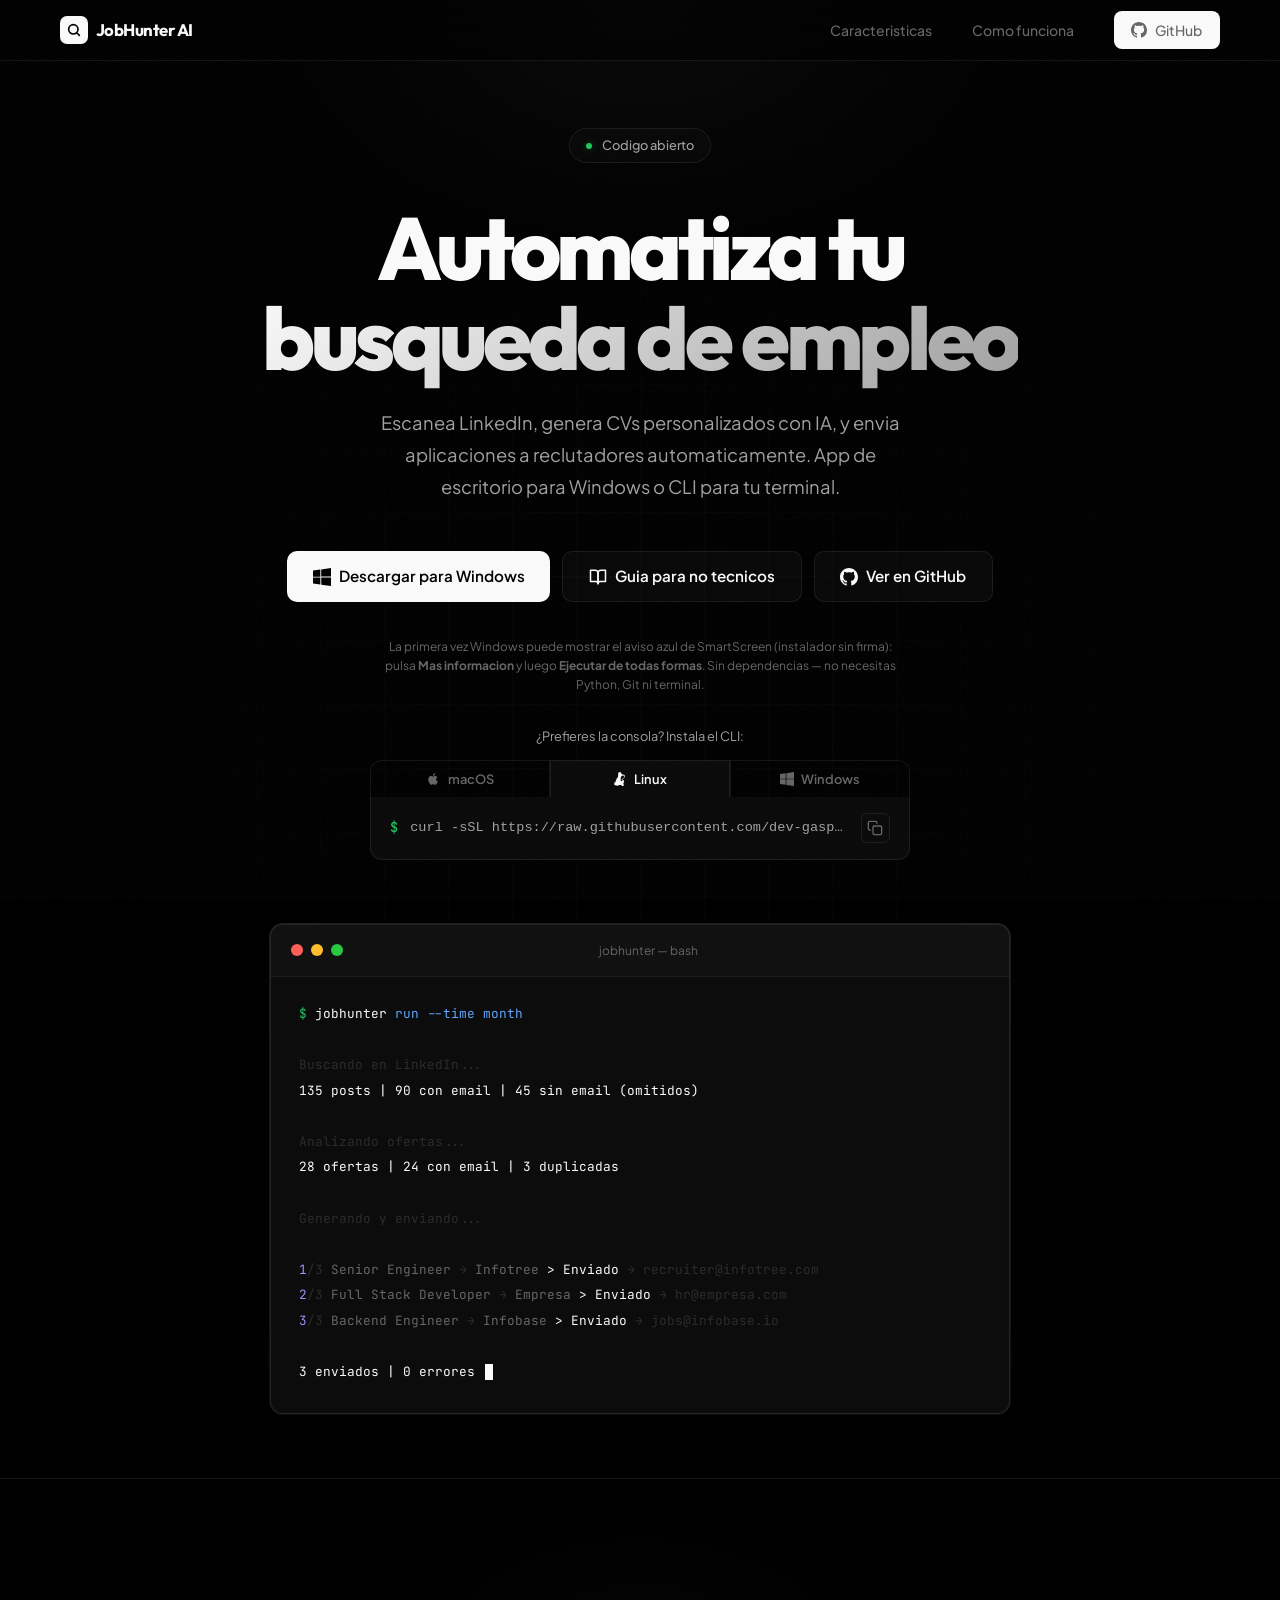
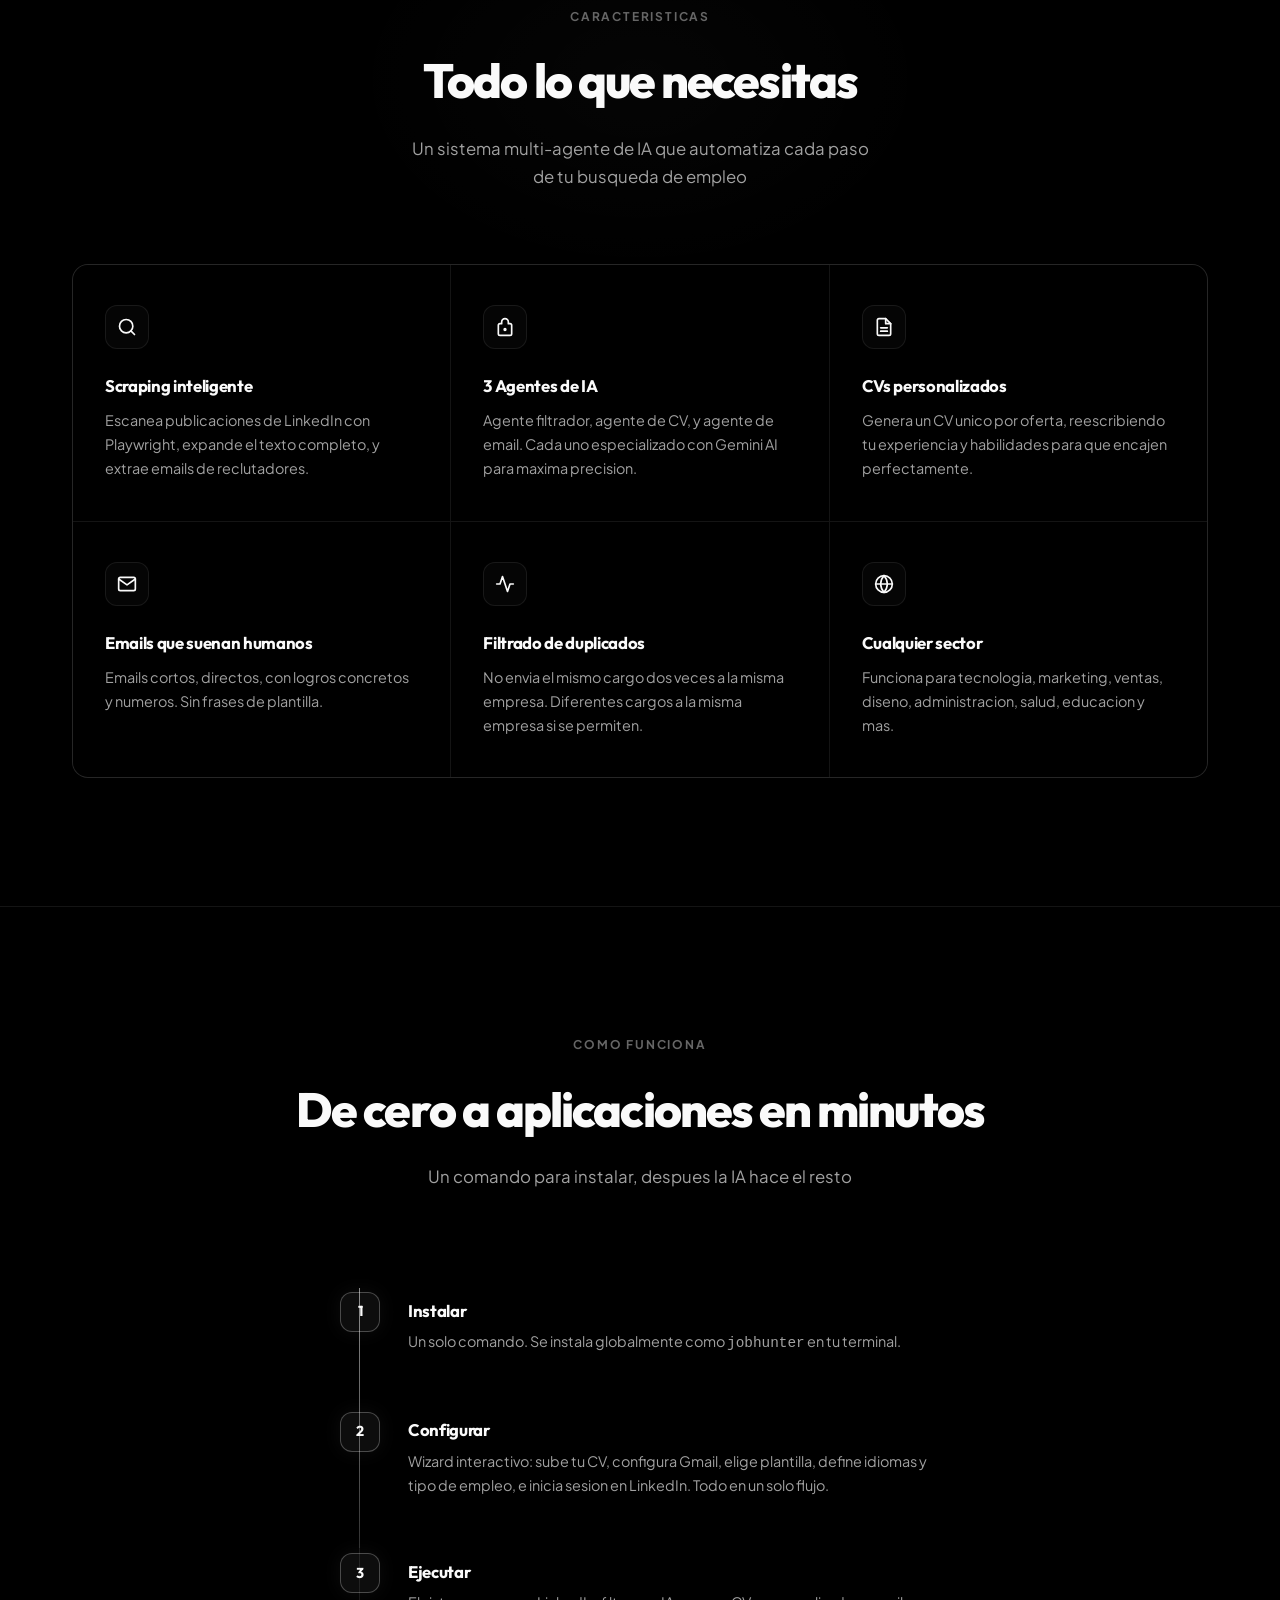
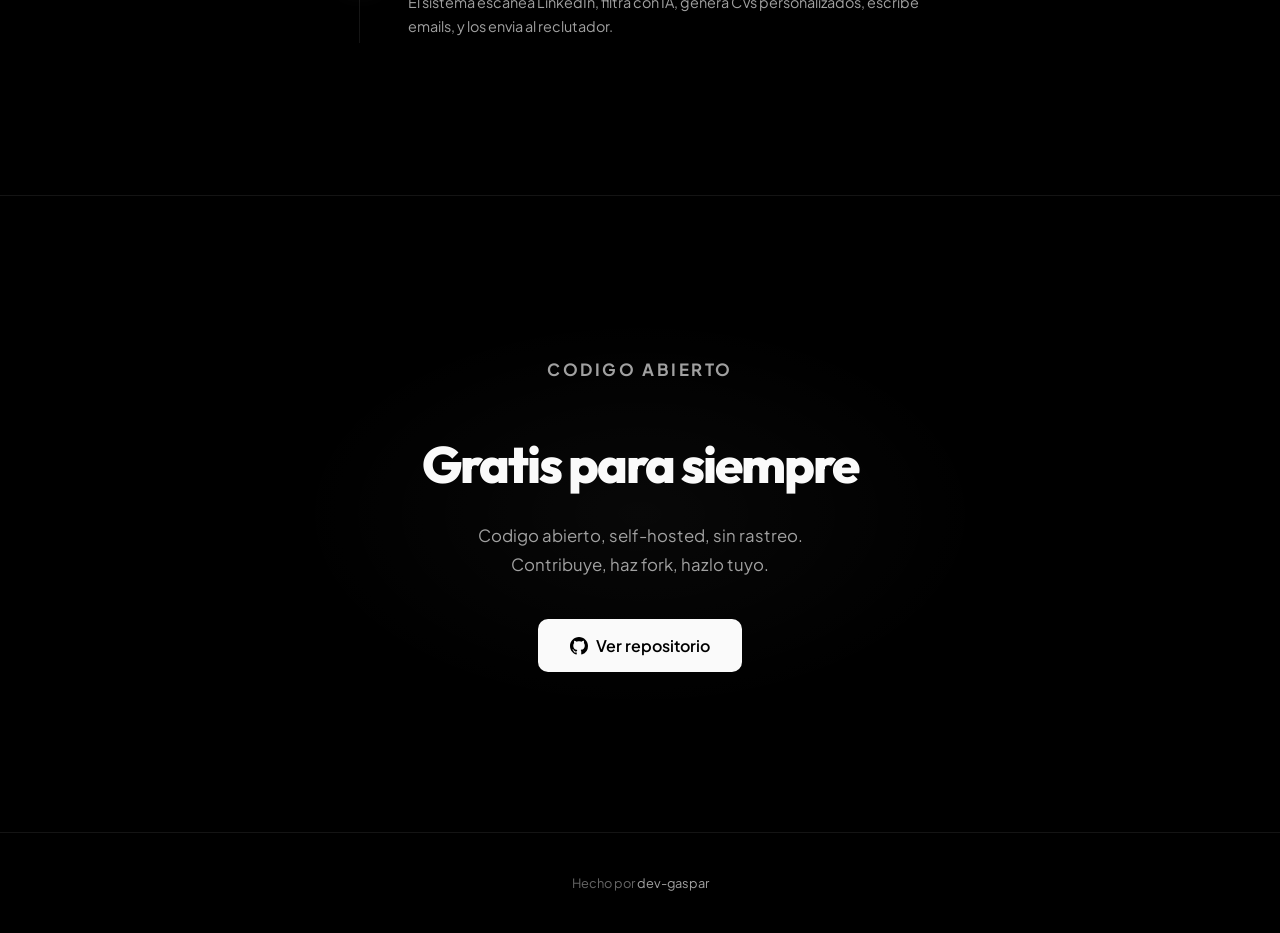
<file: web/index.html>
<!DOCTYPE html>
<html lang="es">
<head>
    <meta charset="UTF-8">
    <meta name="viewport" content="width=device-width, initial-scale=1.0">
    <title>JobHunter AI - Busqueda de empleo automatizada con IA</title>
    <meta name="description" content="Herramienta open source que automatiza tu busqueda de empleo. Escanea LinkedIn, genera CVs personalizados con IA, y envia aplicaciones a reclutadores.">

    <!-- Open Graph -->
    <meta property="og:title" content="JobHunter AI - Busqueda de empleo automatizada con IA">
    <meta property="og:description" content="Escanea LinkedIn, genera CVs personalizados con IA, y envia aplicaciones a reclutadores. Todo desde tu terminal.">
    <meta property="og:image" content="https://dev-gaspar.github.io/jobhunter/imagen-og.png">
    <meta property="og:url" content="https://dev-gaspar.github.io/jobhunter/">
    <meta property="og:type" content="website">
    <meta property="og:site_name" content="JobHunter AI">

    <!-- Twitter Card -->
    <meta name="twitter:card" content="summary_large_image">
    <meta name="twitter:title" content="JobHunter AI - Busqueda de empleo automatizada con IA">
    <meta name="twitter:description" content="Escanea LinkedIn, genera CVs personalizados con IA, y envia aplicaciones a reclutadores. Todo desde tu terminal.">
    <meta name="twitter:image" content="https://dev-gaspar.github.io/jobhunter/imagen-og.png">

    <link rel="icon" href="data:image/svg+xml,<svg xmlns='http://www.w3.org/2000/svg' viewBox='0 0 100 100'><rect width='100' height='100' rx='20' fill='%23fff'/><text x='50' y='72' font-size='60' text-anchor='middle' fill='%23000'>J</text></svg>">
    <link rel="preconnect" href="https://fonts.googleapis.com">
    <link rel="preconnect" href="https://fonts.gstatic.com" crossorigin>
    <link href="https://fonts.googleapis.com/css2?family=Outfit:wght@400;500;600;700;800;900&family=Plus+Jakarta+Sans:wght@400;500;600;700&family=JetBrains+Mono:wght@400;500&display=swap" rel="stylesheet">
    <style>
        :root {
            --bg: #000000;
            --bg-secondary: #0a0a0a;
            --bg-card: #111111;
            --border: rgba(255,255,255,0.08);
            --border-hover: rgba(255,255,255,0.15);
            --text: #fafafa;
            --text-secondary: #a1a1a1;
            --text-muted: #666666;
            --glow: rgba(255,255,255,0.06);
        }

        * { margin: 0; padding: 0; box-sizing: border-box; }

        html {
            scroll-behavior: smooth;
            overflow-x: hidden;
        }

        body {
            font-family: 'Plus Jakarta Sans', -apple-system, BlinkMacSystemFont, sans-serif;
            background: var(--bg);
            color: var(--text);
            line-height: 1.6;
            overflow-x: hidden;
            width: 100%;
            -webkit-font-smoothing: antialiased;
            -moz-osx-font-smoothing: grayscale;
        }

        /* Grain overlay */
        body::after {
            content: '';
            position: fixed;
            inset: 0;
            z-index: 9999;
            pointer-events: none;
            opacity: 0.025;
            background-image: url("data:image/svg+xml,%3Csvg viewBox='0 0 256 256' xmlns='http://www.w3.org/2000/svg'%3E%3Cfilter id='noise'%3E%3CfeTurbulence type='fractalNoise' baseFrequency='0.9' numOctaves='4' stitchTiles='stitch'/%3E%3C/filter%3E%3Crect width='100%25' height='100%25' filter='url(%23noise)' opacity='1'/%3E%3C/svg%3E");
            background-repeat: repeat;
            background-size: 256px 256px;
        }

        a { color: inherit; text-decoration: none; }

        .container {
            max-width: 1200px;
            margin: 0 auto;
            padding: 0 2rem;
        }

        /* ── Scroll Reveal ── */
        .reveal {
            opacity: 0;
            transform: translateY(32px);
            transition: opacity 0.8s cubic-bezier(0.16, 1, 0.3, 1), transform 0.8s cubic-bezier(0.16, 1, 0.3, 1);
        }
        .reveal.visible {
            opacity: 1;
            transform: translateY(0);
        }

        /* ── Navbar ── */
        nav {
            position: fixed;
            top: 0;
            width: 100%;
            z-index: 100;
            background: rgba(0,0,0,0.6);
            backdrop-filter: blur(24px) saturate(180%);
            -webkit-backdrop-filter: blur(24px) saturate(180%);
            border-bottom: 1px solid var(--border);
        }

        .nav-inner {
            max-width: 1200px;
            margin: 0 auto;
            padding: 0 1.25rem;
            height: 60px;
            display: flex;
            justify-content: space-between;
            align-items: center;
            gap: 1rem;
        }

        .nav-logo {
            display: flex;
            align-items: center;
            gap: 0.5rem;
            font-family: 'Outfit', sans-serif;
            font-size: 1.05rem;
            font-weight: 700;
            letter-spacing: -0.03em;
            transition: opacity 0.2s;
            white-space: nowrap;
            min-width: 0;
        }

        .nav-logo:hover { opacity: 0.8; }

        .nav-logo-icon {
            width: 28px;
            height: 28px;
            background: var(--text);
            border-radius: 7px;
            display: flex;
            align-items: center;
            justify-content: center;
        }

        .nav-logo-icon svg { width: 16px; height: 16px; color: var(--bg); }

        .nav-links {
            display: flex;
            gap: 2.5rem;
            align-items: center;
        }

        .nav-links a {
            color: var(--text-muted);
            font-size: 0.875rem;
            font-weight: 500;
            transition: color 0.3s;
            position: relative;
        }

        .nav-links a:not(.btn-nav):hover { color: var(--text); }

        .nav-links a:not(.btn-nav)::after {
            content: '';
            position: absolute;
            bottom: -4px;
            left: 0;
            width: 0;
            height: 1px;
            background: var(--text);
            transition: width 0.3s cubic-bezier(0.16, 1, 0.3, 1);
        }

        .nav-links a:not(.btn-nav):hover::after { width: 100%; }

        .btn-nav {
            display: inline-flex;
            align-items: center;
            gap: 0.5rem;
            padding: 0.5rem 1.1rem;
            background: var(--text);
            color: var(--bg);
            border-radius: 8px;
            font-weight: 600;
            font-size: 0.85rem;
            transition: all 0.3s cubic-bezier(0.16, 1, 0.3, 1);
            flex-shrink: 0;
        }

        .btn-nav:hover { transform: translateY(-1px); box-shadow: 0 4px 20px rgba(255,255,255,0.15); }

        .btn-nav svg { width: 16px; height: 16px; }

        .btn-nav-text { }

        /* Hamburger */
        .nav-hamburger {
            display: none;
            background: none;
            border: 1px solid var(--border);
            color: var(--text);
            padding: 0.4rem;
            border-radius: 6px;
            cursor: pointer;
            align-items: center;
            justify-content: center;
        }

        .nav-hamburger svg { width: 20px; height: 20px; }

        /* Mobile menu overlay */
        .nav-mobile {
            display: none;
            position: fixed;
            top: 0;
            left: 0;
            right: 0;
            bottom: 0;
            background: rgba(0,0,0,0.95);
            backdrop-filter: blur(24px);
            -webkit-backdrop-filter: blur(24px);
            z-index: 200;
            flex-direction: column;
            align-items: center;
            justify-content: center;
            gap: 2rem;
        }

        .nav-mobile.open { display: flex; }

        .nav-mobile a {
            color: var(--text);
            font-family: 'Outfit', sans-serif;
            font-size: 1.5rem;
            font-weight: 600;
            letter-spacing: -0.02em;
            transition: opacity 0.2s;
        }

        .nav-mobile a:hover { opacity: 0.6; }

        .nav-mobile .btn-nav {
            font-size: 1rem;
            padding: 0.7rem 1.5rem;
            margin-top: 1rem;
        }

        .nav-close {
            position: absolute;
            top: 1.25rem;
            right: 1.25rem;
            background: none;
            border: 1px solid var(--border);
            color: var(--text);
            padding: 0.4rem;
            border-radius: 6px;
            cursor: pointer;
            display: flex;
            align-items: center;
            justify-content: center;
        }

        .nav-close svg { width: 20px; height: 20px; }

        /* ── Hero ── */
        .hero {
            min-height: 100vh;
            display: flex;
            flex-direction: column;
            align-items: center;
            justify-content: center;
            text-align: center;
            padding: 8rem 2rem 4rem;
            position: relative;
            overflow: hidden;
        }

        /* Radial glow */
        .hero::before {
            content: '';
            position: absolute;
            top: -20%;
            left: 50%;
            transform: translateX(-50%);
            width: min(900px, 200vw);
            height: 600px;
            background: radial-gradient(ellipse at center, rgba(255,255,255,0.04) 0%, rgba(255,255,255,0.01) 40%, transparent 70%);
            pointer-events: none;
        }

        /* Grid pattern */
        .hero::after {
            content: '';
            position: absolute;
            inset: 0;
            background-image:
                linear-gradient(rgba(255,255,255,0.02) 1px, transparent 1px),
                linear-gradient(90deg, rgba(255,255,255,0.02) 1px, transparent 1px);
            background-size: 64px 64px;
            mask-image: radial-gradient(ellipse at center, black 20%, transparent 70%);
            -webkit-mask-image: radial-gradient(ellipse at center, black 20%, transparent 70%);
            pointer-events: none;
        }

        .hero > * { position: relative; z-index: 1; }

        .badge {
            display: inline-flex;
            align-items: center;
            gap: 0.6rem;
            padding: 0.4rem 1rem;
            border: 1px solid var(--border);
            border-radius: 100px;
            font-size: 0.8rem;
            font-weight: 500;
            color: var(--text-secondary);
            margin-bottom: 2.5rem;
            background: rgba(255,255,255,0.02);
            backdrop-filter: blur(10px);
            animation: fadeInDown 0.8s cubic-bezier(0.16, 1, 0.3, 1) both;
        }

        .badge-dot {
            width: 6px;
            height: 6px;
            background: #22c55e;
            border-radius: 50%;
            box-shadow: 0 0 8px rgba(34,197,94,0.4);
            animation: pulse 2s infinite;
        }

        @keyframes pulse {
            0%, 100% { opacity: 1; box-shadow: 0 0 8px rgba(34,197,94,0.4); }
            50% { opacity: 0.5; box-shadow: 0 0 16px rgba(34,197,94,0.2); }
        }

        @keyframes fadeInDown {
            from { opacity: 0; transform: translateY(-16px); }
            to { opacity: 1; transform: translateY(0); }
        }

        @keyframes fadeInUp {
            from { opacity: 0; transform: translateY(24px); }
            to { opacity: 1; transform: translateY(0); }
        }

        h1 {
            font-family: 'Outfit', sans-serif;
            font-size: clamp(3rem, 7vw, 5.5rem);
            font-weight: 800;
            line-height: 1.02;
            margin-bottom: 1.5rem;
            letter-spacing: -0.05em;
            animation: fadeInUp 0.8s cubic-bezier(0.16, 1, 0.3, 1) 0.1s both;
        }

        h1 .line-accent {
            background: linear-gradient(135deg, var(--text) 0%, var(--text-secondary) 100%);
            -webkit-background-clip: text;
            -webkit-text-fill-color: transparent;
            background-clip: text;
        }

        .hero-sub {
            font-size: 1.15rem;
            color: var(--text-secondary);
            max-width: 520px;
            margin-bottom: 3rem;
            line-height: 1.75;
            animation: fadeInUp 0.8s cubic-bezier(0.16, 1, 0.3, 1) 0.2s both;
        }

        .hero-actions {
            display: flex;
            gap: 0.75rem;
            flex-wrap: wrap;
            justify-content: center;
            margin-bottom: 3rem;
            animation: fadeInUp 0.8s cubic-bezier(0.16, 1, 0.3, 1) 0.3s both;
        }

        .btn-primary {
            display: inline-flex;
            align-items: center;
            gap: 0.5rem;
            padding: 0.75rem 1.6rem;
            background: var(--text);
            color: var(--bg);
            border-radius: 10px;
            font-weight: 600;
            font-size: 0.95rem;
            transition: all 0.3s cubic-bezier(0.16, 1, 0.3, 1);
            position: relative;
        }

        .btn-primary:hover {
            transform: translateY(-2px);
            box-shadow: 0 8px 32px rgba(255,255,255,0.15);
        }

        .btn-outline {
            display: inline-flex;
            align-items: center;
            gap: 0.5rem;
            padding: 0.75rem 1.6rem;
            background: rgba(255,255,255,0.03);
            color: var(--text);
            border: 1px solid var(--border);
            border-radius: 10px;
            font-weight: 600;
            font-size: 0.95rem;
            transition: all 0.3s cubic-bezier(0.16, 1, 0.3, 1);
        }

        .btn-outline:hover {
            border-color: var(--border-hover);
            background: rgba(255,255,255,0.05);
            transform: translateY(-2px);
        }

        .btn-outline svg, .btn-primary svg { width: 18px; height: 18px; }

        /* ── Install Box ── */
        .install-wrapper {
            max-width: 540px;
            width: 100%;
            animation: fadeInUp 0.8s cubic-bezier(0.16, 1, 0.3, 1) 0.4s both;
        }

        .os-tabs {
            display: flex;
            gap: 0;
            width: 100%;
        }

        .os-tab {
            flex: 1;
            padding: 0.65rem 1rem;
            background: transparent;
            border: 1px solid var(--border);
            border-bottom: none;
            color: var(--text-muted);
            font-size: 0.8rem;
            font-weight: 600;
            font-family: 'Plus Jakarta Sans', sans-serif;
            cursor: pointer;
            transition: all 0.3s;
            display: flex;
            align-items: center;
            justify-content: center;
            gap: 0.45rem;
        }

        .os-tab:first-child { border-radius: 12px 0 0 0; }
        .os-tab:last-child { border-radius: 0 12px 0 0; }

        .os-tab.active {
            background: var(--bg-secondary);
            color: var(--text);
            border-bottom-color: var(--bg-secondary);
        }

        .os-tab:not(.active):hover { color: var(--text-secondary); background: rgba(255,255,255,0.02); }

        .os-tab svg { width: 14px; height: 14px; }

        .install-box {
            background: var(--bg-secondary);
            border: 1px solid var(--border);
            border-top: none;
            border-radius: 0 0 12px 12px;
            padding: 1rem 1.2rem;
            display: flex;
            align-items: center;
            gap: 0.75rem;
            font-family: 'JetBrains Mono', 'Fira Code', monospace;
            font-size: 0.85rem;
        }

        .install-box .prompt {
            color: #22c55e;
            user-select: none;
            flex-shrink: 0;
            font-weight: 500;
        }

        .install-box code {
            color: var(--text-secondary);
            flex: 1;
            overflow: hidden;
            text-overflow: ellipsis;
            white-space: nowrap;
        }

        .copy-btn {
            background: none;
            border: 1px solid var(--border);
            color: var(--text-muted);
            padding: 0.35rem;
            border-radius: 6px;
            cursor: pointer;
            transition: all 0.3s;
            display: flex;
            align-items: center;
            justify-content: center;
            flex-shrink: 0;
        }

        .copy-btn:hover { border-color: var(--text-secondary); color: var(--text); background: rgba(255,255,255,0.05); }

        .copy-btn svg { width: 16px; height: 16px; }

        /* ── Terminal ── */
        .terminal-wrapper {
            max-width: min(740px, 100%);
            width: 100%;
            margin: 4rem auto 0;
            animation: fadeInUp 0.8s cubic-bezier(0.16, 1, 0.3, 1) 0.5s both;
            position: relative;
        }

        /* Terminal glow */
        .terminal-wrapper::before {
            content: '';
            position: absolute;
            inset: -1px;
            border-radius: 14px;
            background: linear-gradient(180deg, rgba(255,255,255,0.08) 0%, rgba(255,255,255,0.02) 100%);
            z-index: -1;
        }

        .terminal {
            background: #0c0c0c;
            border: 1px solid rgba(255,255,255,0.1);
            border-radius: 13px;
            overflow: hidden;
            box-shadow:
                0 0 0 1px rgba(255,255,255,0.05),
                0 20px 60px -12px rgba(0,0,0,0.8),
                0 0 100px rgba(255,255,255,0.02);
        }

        .terminal-bar {
            display: flex;
            align-items: center;
            gap: 8px;
            padding: 16px 20px;
            border-bottom: 1px solid rgba(255,255,255,0.06);
            background: rgba(255,255,255,0.02);
        }

        .terminal-dot {
            width: 12px;
            height: 12px;
            border-radius: 50%;
        }

        .terminal-dot:nth-child(1) { background: #ff5f57; }
        .terminal-dot:nth-child(2) { background: #febc2e; }
        .terminal-dot:nth-child(3) { background: #28c840; }

        .terminal-title {
            flex: 1;
            text-align: center;
            font-family: 'Plus Jakarta Sans', sans-serif;
            font-size: 0.75rem;
            color: var(--text-muted);
            margin-right: 44px;
        }

        .terminal-body {
            padding: 1.5rem 1.75rem 1.75rem;
            font-family: 'JetBrains Mono', 'Fira Code', monospace;
            font-size: 0.8rem;
            line-height: 2;
            color: var(--text-muted);
            text-align: left;
        }

        .terminal-body .cmd { color: #22c55e; }
        .terminal-body .flag { color: #60a5fa; }
        .terminal-body .ok { color: var(--text); }
        .terminal-body .accent { color: #a78bfa; }
        .terminal-body .dim { opacity: 0.35; }
        .terminal-body .warn { color: #fbbf24; }
        .terminal-body .line-phase {
            color: var(--text-secondary);
            border-left: 2px solid rgba(255,255,255,0.1);
            padding-left: 12px;
            margin-left: 2px;
        }

        /* Typing cursor */
        .terminal-cursor {
            display: inline-block;
            width: 8px;
            height: 16px;
            background: var(--text);
            vertical-align: text-bottom;
            animation: blink 1s step-end infinite;
            margin-left: 2px;
        }

        @keyframes blink {
            0%, 100% { opacity: 1; }
            50% { opacity: 0; }
        }

        /* ── Section shared ── */
        .section-label {
            text-align: center;
            font-size: 0.75rem;
            font-weight: 700;
            text-transform: uppercase;
            letter-spacing: 0.15em;
            color: var(--text-muted);
            margin-bottom: 1rem;
        }

        .section-title {
            font-family: 'Outfit', sans-serif;
            text-align: center;
            font-size: clamp(2rem, 4.5vw, 3rem);
            font-weight: 800;
            margin-bottom: 1rem;
            letter-spacing: -0.04em;
        }

        .section-sub {
            text-align: center;
            color: var(--text-secondary);
            font-size: 1.05rem;
            margin-bottom: 4.5rem;
            max-width: 480px;
            margin-left: auto;
            margin-right: auto;
            line-height: 1.7;
        }

        /* ── Features ── */
        .features {
            padding: 8rem 0;
            border-top: 1px solid var(--border);
            position: relative;
        }

        .features::before {
            content: '';
            position: absolute;
            top: 0;
            left: 50%;
            transform: translateX(-50%);
            width: min(600px, 200vw);
            height: 400px;
            background: radial-gradient(ellipse, rgba(255,255,255,0.02) 0%, transparent 70%);
            pointer-events: none;
        }

        .features-grid {
            display: grid;
            grid-template-columns: repeat(3, 1fr);
            gap: 1px;
            background: var(--border);
            border: 1px solid var(--border);
            border-radius: 16px;
            overflow: hidden;
        }

        .feature-card {
            background: var(--bg);
            padding: 2.5rem 2rem;
            transition: all 0.4s cubic-bezier(0.16, 1, 0.3, 1);
            position: relative;
        }

        .feature-card::before {
            content: '';
            position: absolute;
            inset: 0;
            background: radial-gradient(circle at 50% 0%, rgba(255,255,255,0.04) 0%, transparent 60%);
            opacity: 0;
            transition: opacity 0.4s;
        }

        .feature-card:hover { background: var(--bg-secondary); }
        .feature-card:hover::before { opacity: 1; }

        .feature-icon {
            width: 44px;
            height: 44px;
            border: 1px solid var(--border);
            border-radius: 12px;
            display: flex;
            align-items: center;
            justify-content: center;
            margin-bottom: 1.5rem;
            background: rgba(255,255,255,0.02);
            transition: all 0.4s cubic-bezier(0.16, 1, 0.3, 1);
        }

        .feature-card:hover .feature-icon {
            border-color: rgba(255,255,255,0.15);
            background: rgba(255,255,255,0.05);
            transform: translateY(-2px);
            box-shadow: 0 8px 24px rgba(0,0,0,0.3);
        }

        .feature-icon svg { width: 20px; height: 20px; color: var(--text); }

        .feature-card h3 {
            font-family: 'Outfit', sans-serif;
            font-size: 1.05rem;
            font-weight: 700;
            margin-bottom: 0.6rem;
            letter-spacing: -0.02em;
        }

        .feature-card p {
            color: var(--text-secondary);
            font-size: 0.9rem;
            line-height: 1.65;
        }

        /* ── How it Works ── */
        .how-section {
            padding: 8rem 0;
            border-top: 1px solid var(--border);
        }

        .timeline {
            max-width: 600px;
            margin: 0 auto;
            position: relative;
        }

        /* Vertical connector line */
        .timeline::before {
            content: '';
            position: absolute;
            left: 19px;
            top: 24px;
            bottom: 24px;
            width: 1px;
            background: linear-gradient(to bottom, var(--border), rgba(255,255,255,0.12), var(--border));
        }

        .timeline-progress {
            position: absolute;
            left: 19px;
            top: 24px;
            width: 1px;
            height: 0;
            background: linear-gradient(to bottom, rgba(255,255,255,0.5), rgba(255,255,255,0.1));
            transition: height 1.2s cubic-bezier(0.16, 1, 0.3, 1);
        }

        .step {
            display: flex;
            gap: 1.75rem;
            align-items: flex-start;
            padding: 1.75rem 0;
            position: relative;
        }

        .step-num {
            width: 40px;
            height: 40px;
            min-width: 40px;
            border: 1px solid var(--border);
            border-radius: 12px;
            display: flex;
            align-items: center;
            justify-content: center;
            font-family: 'Outfit', sans-serif;
            font-weight: 700;
            font-size: 0.9rem;
            color: var(--text-muted);
            background: var(--bg);
            transition: all 0.5s cubic-bezier(0.16, 1, 0.3, 1);
            z-index: 1;
        }

        .step.active .step-num {
            border-color: rgba(255,255,255,0.25);
            color: var(--text);
            background: rgba(255,255,255,0.05);
            box-shadow: 0 0 20px rgba(255,255,255,0.05);
        }

        .step-content {
            padding-top: 0.35rem;
        }

        .step h3 {
            font-family: 'Outfit', sans-serif;
            font-size: 1.05rem;
            font-weight: 700;
            margin-bottom: 0.35rem;
            letter-spacing: -0.02em;
            transition: color 0.4s;
        }

        .step.active h3 { color: var(--text); }

        .step p {
            color: var(--text-muted);
            font-size: 0.9rem;
            line-height: 1.65;
            transition: color 0.4s;
        }

        .step.active p { color: var(--text-secondary); }

        /* ── Open Source ── */
        .oss {
            padding: 10rem 0;
            text-align: center;
            border-top: 1px solid var(--border);
            position: relative;
            overflow: hidden;
        }

        .oss::before {
            content: '';
            position: absolute;
            top: 50%;
            left: 50%;
            transform: translate(-50%, -50%);
            width: min(700px, 200vw);
            height: 400px;
            background: radial-gradient(ellipse, rgba(255,255,255,0.03) 0%, transparent 70%);
            pointer-events: none;
        }

        .oss > * { position: relative; z-index: 1; }

        .oss h2 {
            font-family: 'Outfit', sans-serif;
            font-size: clamp(2.2rem, 4.5vw, 3.2rem);
            font-weight: 800;
            margin-bottom: 1rem;
            letter-spacing: -0.04em;
        }

        .oss p {
            color: var(--text-secondary);
            font-size: 1.05rem;
            max-width: 400px;
            margin: 0 auto 2.5rem;
            line-height: 1.7;
        }

        .oss .btn-primary { font-size: 1rem; padding: 0.85rem 2rem; }

        /* ── Footer ── */
        footer {
            padding: 2.5rem 2rem;
            text-align: center;
            border-top: 1px solid var(--border);
            color: var(--text-muted);
            font-size: 0.8rem;
        }

        footer a {
            color: var(--text-secondary);
            transition: color 0.3s;
        }
        footer a:hover { color: var(--text); }

        /* ── Tablet (<=768px) ── */
        @media (max-width: 768px) {
            .nav-links a:not(.btn-nav) { display: none; }
            .nav-links { gap: 0; }
            .btn-nav-text { display: none; }
            .btn-nav { padding: 0.45rem; border-radius: 7px; }
            .nav-hamburger { display: none; }
            .hero { padding: 5.5rem 1.25rem 3rem; min-height: auto; }
            .hero-sub { font-size: 1rem; }
            .features-grid { grid-template-columns: 1fr; }
            .feature-card { padding: 2rem 1.5rem; }
            .install-wrapper { max-width: 100%; }
            .install-box code { font-size: 0.72rem; }
            .os-tab { font-size: 0.72rem; padding: 0.55rem 0.5rem; }
            .os-tab svg { width: 12px; height: 12px; }
            .terminal-wrapper { margin-top: 3rem; }
            .terminal-body { padding: 1.25rem; font-size: 0.72rem; line-height: 1.7; overflow-x: auto; }
            .terminal-title { display: none; }
            .section-sub { margin-bottom: 3rem; }
            .features { padding: 5rem 0; }
            .how-section { padding: 5rem 0; }
            .oss { padding: 5rem 0; }
            .container { padding: 0 1.25rem; }
            .timeline { max-width: 100%; }
        }

        /* ── Mobile (<=480px) ── */
        @media (max-width: 480px) {
            .hero { padding: 5rem 1rem 2.5rem; }
            h1 { font-size: 2.2rem; }
            .hero-sub { font-size: 0.9rem; margin-bottom: 2rem; }
            .hero-actions { flex-direction: column; align-items: center; width: 100%; gap: 0.5rem; }
            .btn-primary, .btn-outline { width: 100%; justify-content: center; }
            .badge { font-size: 0.72rem; padding: 0.3rem 0.75rem; margin-bottom: 1.5rem; }
            .install-wrapper { margin-top: 0; }
            .os-tab { font-size: 0.65rem; padding: 0.5rem 0.2rem; gap: 0.2rem; }
            .install-box { padding: 0.7rem; gap: 0.4rem; }
            .install-box code { font-size: 0.58rem; }
            .install-box .prompt { font-size: 0.7rem; }
            .terminal-wrapper { margin-top: 2rem; }
            .terminal-body { padding: 0.85rem; font-size: 0.6rem; line-height: 1.6; }
            .terminal-bar { padding: 10px 12px; }
            .terminal-dot { width: 9px; height: 9px; }
            .section-label { font-size: 0.7rem; }
            .section-title { font-size: 1.5rem; }
            .section-sub { font-size: 0.9rem; margin-bottom: 2.5rem; }
            .feature-card { padding: 1.5rem 1.25rem; }
            .feature-card h3 { font-size: 0.95rem; }
            .feature-card p { font-size: 0.85rem; }
            .feature-icon { width: 36px; height: 36px; border-radius: 9px; }
            .feature-icon svg { width: 18px; height: 18px; }
            .timeline::before, .timeline-progress { left: 15px; }
            .step-num { width: 32px; height: 32px; min-width: 32px; font-size: 0.8rem; border-radius: 10px; }
            .step { gap: 1.25rem; padding: 1.25rem 0; }
            .step h3 { font-size: 0.95rem; }
            .step p { font-size: 0.85rem; }
            .oss h2 { font-size: 1.7rem; }
            .oss p { font-size: 0.9rem; }
            .oss .btn-primary { font-size: 0.9rem; padding: 0.7rem 1.5rem; width: 100%; justify-content: center; }
            .container { padding: 0 1rem; }
            footer { padding: 2rem 1rem; }
        }
    </style>
</head>
<body>

<!-- Nav -->
<nav>
    <div class="nav-inner">
        <a href="#" class="nav-logo">
            <div class="nav-logo-icon">
                <svg viewBox="0 0 24 24" fill="none" stroke="currentColor" stroke-width="2.5" stroke-linecap="round" stroke-linejoin="round"><circle cx="11" cy="11" r="7"/><path d="m20 20-3.5-3.5"/></svg>
            </div>
            JobHunter AI
        </a>
        <div class="nav-links">
            <a href="#features">Caracteristicas</a>
            <a href="#how-it-works">Como funciona</a>
            <a href="https://github.com/dev-gaspar/jobhunter" target="_blank" class="btn-nav">
                <svg viewBox="0 0 24 24" fill="currentColor"><path d="M12 0C5.37 0 0 5.37 0 12c0 5.31 3.435 9.795 8.205 11.385.6.105.825-.255.825-.57 0-.285-.015-1.23-.015-2.235-3.015.555-3.795-.735-4.035-1.41-.135-.345-.72-1.41-1.23-1.695-.42-.225-1.02-.78-.015-.795.945-.015 1.62.87 1.845 1.23 1.08 1.815 2.805 1.305 3.495.99.105-.78.42-1.305.765-1.605-2.67-.3-5.46-1.335-5.46-5.925 0-1.305.465-2.385 1.23-3.225-.12-.3-.54-1.53.12-3.18 0 0 1.005-.315 3.3 1.23.96-.27 1.98-.405 3-.405s2.04.135 3 .405c2.295-1.56 3.3-1.23 3.3-1.23.66 1.65.24 2.88.12 3.18.765.84 1.23 1.905 1.23 3.225 0 4.605-2.805 5.625-5.475 5.925.435.375.81 1.095.81 2.22 0 1.605-.015 2.895-.015 3.3 0 .315.225.69.825.57A12.02 12.02 0 0024 12c0-6.63-5.37-12-12-12z"/></svg>
                <span class="btn-nav-text">GitHub</span>
            </a>
        </div>
    </div>
</nav>

<!-- Hero -->
<section class="hero">
    <div class="badge">
        <div class="badge-dot"></div>
        Codigo abierto
    </div>

    <h1>Automatiza tu<br><span class="line-accent">busqueda de empleo</span></h1>

    <p class="hero-sub">
        Escanea LinkedIn, genera CVs personalizados con IA,
        y envia aplicaciones a reclutadores automaticamente.
        App de escritorio para Windows o CLI para tu terminal.
    </p>

    <div class="hero-actions">
        <a href="https://github.com/dev-gaspar/jobhunter/releases/latest/download/JobHunterSetup-x64.exe" class="btn-primary">
            <svg viewBox="0 0 24 24" fill="currentColor" width="18" height="18"><path d="M0 3.449L9.75 2.1v9.451H0m10.949-9.602L24 0v11.4H10.949M0 12.6h9.75v9.451L0 20.699M10.949 12.6H24V24l-12.9-1.801"/></svg>
            Descargar para Windows
        </a>
        <a href="guia.html" class="btn-outline">
            <svg viewBox="0 0 24 24" fill="none" stroke="currentColor" stroke-width="2" stroke-linecap="round" stroke-linejoin="round" width="18" height="18"><path d="M2 3h6a4 4 0 0 1 4 4v14a3 3 0 0 0-3-3H2z"/><path d="M22 3h-6a4 4 0 0 0-4 4v14a3 3 0 0 1 3-3h7z"/></svg>
            Guia para no tecnicos
        </a>
        <a href="https://github.com/dev-gaspar/jobhunter" class="btn-outline" target="_blank">
            <svg viewBox="0 0 24 24" fill="currentColor" width="18" height="18"><path d="M12 0C5.37 0 0 5.37 0 12c0 5.31 3.435 9.795 8.205 11.385.6.105.825-.255.825-.57 0-.285-.015-1.23-.015-2.235-3.015.555-3.795-.735-4.035-1.41-.135-.345-.72-1.41-1.23-1.695-.42-.225-1.02-.78-.015-.795.945-.015 1.62.87 1.845 1.23 1.08 1.815 2.805 1.305 3.495.99.105-.78.42-1.305.765-1.605-2.67-.3-5.46-1.335-5.46-5.925 0-1.305.465-2.385 1.23-3.225-.12-.3-.54-1.53.12-3.18 0 0 1.005-.315 3.3 1.23.96-.27 1.98-.405 3-.405s2.04.135 3 .405c2.295-1.56 3.3-1.23 3.3-1.23.66 1.65.24 2.88.12 3.18.765.84 1.23 1.905 1.23 3.225 0 4.605-2.805 5.625-5.475 5.925.435.375.81 1.095.81 2.22 0 1.605-.015 2.895-.015 3.3 0 .315.225.69.825.57A12.02 12.02 0 0024 12c0-6.63-5.37-12-12-12z"/></svg>
            Ver en GitHub
        </a>
    </div>

    <p style="font-size:0.75rem;color:var(--text-muted);margin:-0.8rem 0 2rem;max-width:520px;margin-left:auto;margin-right:auto;">
        La primera vez Windows puede mostrar el aviso azul de SmartScreen (instalador sin firma):
        pulsa <b>Mas informacion</b> y luego <b>Ejecutar de todas formas</b>.
        Sin dependencias — no necesitas Python, Git ni terminal.
    </p>

    <p style="font-size:0.8rem;color:var(--text-secondary);margin-bottom:0.8rem;">¿Prefieres la consola? Instala el CLI:</p>
    <div id="install" class="install-wrapper">
        <div class="os-tabs">
            <button class="os-tab active" onclick="switchOS('mac')">
                <svg viewBox="0 0 24 24" fill="currentColor"><path d="M18.71 19.5c-.83 1.24-1.71 2.45-3.05 2.47-1.34.03-1.77-.79-3.29-.79-1.53 0-2 .77-3.27.82-1.31.05-2.3-1.32-3.14-2.53C4.25 17 2.94 12.45 4.7 9.39c.87-1.52 2.43-2.48 4.12-2.51 1.28-.02 2.5.87 3.29.87.78 0 2.26-1.07 3.8-.91.65.03 2.47.26 3.64 1.98-.09.06-2.17 1.28-2.15 3.81.03 3.02 2.65 4.03 2.68 4.04-.03.07-.42 1.44-1.38 2.83M13 3.5c.73-.83 1.94-1.46 2.94-1.5.13 1.17-.34 2.35-1.04 3.19-.69.85-1.83 1.51-2.95 1.42-.15-1.15.41-2.35 1.05-3.11z"/></svg>
                macOS
            </button>
            <button class="os-tab" onclick="switchOS('linux')">
                <svg viewBox="0 0 24 24" fill="currentColor"><path d="M12.504 0c-.155 0-.315.008-.48.021-4.226.333-3.105 4.807-3.17 6.298-.076 1.092-.3 1.953-1.05 3.02-.885 1.051-2.127 2.75-2.716 4.521-.278.832-.41 1.684-.287 2.489a.424.424 0 00-.11.135c-.26.268-.45.6-.663.839-.199.199-.485.267-.797.4-.313.136-.658.269-.864.68-.09.189-.136.394-.132.602 0 .199.027.4.055.536.058.399.116.728.04.97-.249.68-.28 1.145-.106 1.484.174.334.535.47.94.601.81.2 1.91.135 2.774.6.926.466 1.866.67 2.616.47.526-.116.97-.464 1.208-.946.587-.003 1.23-.269 2.26-.334.699-.058 1.574.267 2.577.2.025.134.063.198.114.333l.003.003c.391.778 1.113 1.368 1.884 1.43.199.023.395-.003.564-.068a.468.468 0 00.292-.032c.218-.032.439-.2.574-.381.202-.27.328-.611.4-.934.075-.392.07-.773.003-1.075-.155-.693-.675-1.116-.655-1.737.039-.626.326-1.458.596-2.291.273-.831.547-1.593.6-2.204.052-.64-.064-1.089-.434-1.397-.18-.166-.415-.257-.655-.286-.12-.015-.24-.02-.36-.017-.313.013-.639.105-.955.246-.43.197-.826.494-1.185.796-.358.302-.672.602-.846.746-.105.09-.186.143-.23.161-.043.02-.091.013-.152-.023-.12-.074-.241-.252-.373-.503-.132-.258-.262-.595-.372-.953-.11-.358-.2-.74-.253-1.132-.054-.392-.074-.798-.06-1.2.014-.408.053-.812.111-1.202.058-.392.134-.773.232-1.135.198-.741.466-1.41.806-1.961.342-.548.756-.977 1.204-1.22a2.92 2.92 0 011.57-.34c.376.025.754.117 1.065.294.315.179.564.434.72.752.197.4.257.885.151 1.396-.105.516-.379 1.058-.79 1.582-.414.526-.963 1.029-1.611 1.479-.648.448-1.394.84-2.168 1.158l-.012.006c-.043.018-.088.037-.133.054a8.85 8.85 0 00-.143.06l-.012.004a.244.244 0 00-.071.04.164.164 0 00-.04.056c-.008.023-.013.047-.006.075a.164.164 0 00.048.078.35.35 0 00.181.08c.238.043.57.004.942-.113.372-.116.787-.31 1.201-.56a10.24 10.24 0 001.573-1.15c.568-.5 1.067-1.072 1.452-1.685.387-.61.66-1.265.78-1.909.119-.643.078-1.278-.15-1.84-.227-.556-.614-1.04-1.108-1.386a3.765 3.765 0 00-1.453-.497 4.165 4.165 0 00-1.714.108z"/></svg>
                Linux
            </button>
            <button class="os-tab" onclick="switchOS('windows')">
                <svg viewBox="0 0 24 24" fill="currentColor"><path d="M0 3.449L9.75 2.1v9.451H0m10.949-9.602L24 0v11.4H10.949M0 12.6h9.75v9.451L0 20.699M10.949 12.6H24V24l-12.9-1.801"/></svg>
                Windows
            </button>
        </div>
        <div class="install-box">
            <span class="prompt" id="install-prompt">$</span>
            <code id="install-cmd">curl -sSL https://raw.githubusercontent.com/dev-gaspar/jobhunter/main/install.sh | bash</code>
            <button class="copy-btn" onclick="copyInstall()" title="Copiar">
                <svg viewBox="0 0 24 24" fill="none" stroke="currentColor" stroke-width="2" stroke-linecap="round" stroke-linejoin="round"><rect x="9" y="9" width="13" height="13" rx="2"/><path d="M5 15H4a2 2 0 0 1-2-2V4a2 2 0 0 1 2-2h9a2 2 0 0 1 2 2v1"/></svg>
            </button>
        </div>
    </div>

    <!-- Terminal -->
    <div class="terminal-wrapper">
        <div class="terminal">
            <div class="terminal-bar">
                <div class="terminal-dot"></div>
                <div class="terminal-dot"></div>
                <div class="terminal-dot"></div>
                <span class="terminal-title">jobhunter &mdash; bash</span>
            </div>
            <div class="terminal-body" id="terminal-body">
                <div><span class="cmd">$</span> <span class="ok">jobhunter</span> <span class="flag">run</span> <span class="flag">--time month</span></div>
                <br>
                <div class="dim">  Buscando en LinkedIn...</div>
                <div class="ok">  135 posts  |  90 con email  |  45 sin email (omitidos)</div>
                <br>
                <div class="dim">  Analizando ofertas...</div>
                <div class="ok">  28 ofertas  |  24 con email  |  3 duplicadas</div>
                <br>
                <div class="dim">  Generando y enviando...</div>
                <br>
                <div>  <span class="accent">1</span><span class="dim">/3</span> Senior Engineer <span class="dim">&rarr;</span> Infotree  <span class="ok">&gt; Enviado</span> <span class="dim">&rarr; recruiter@infotree.com</span></div>
                <div>  <span class="accent">2</span><span class="dim">/3</span> Full Stack Developer <span class="dim">&rarr;</span> Empresa  <span class="ok">&gt; Enviado</span> <span class="dim">&rarr; hr@empresa.com</span></div>
                <div>  <span class="accent">3</span><span class="dim">/3</span> Backend Engineer <span class="dim">&rarr;</span> Infobase  <span class="ok">&gt; Enviado</span> <span class="dim">&rarr; jobs@infobase.io</span></div>
                <br>
                <div class="ok">  3 enviados  |  0 errores <span class="terminal-cursor"></span></div>
            </div>
        </div>
    </div>
</section>

<!-- Caracteristicas -->
<section class="features" id="features">
    <div class="container">
        <div class="reveal">
            <p class="section-label">Caracteristicas</p>
            <h2 class="section-title">Todo lo que necesitas</h2>
            <p class="section-sub">Un sistema multi-agente de IA que automatiza cada paso de tu busqueda de empleo</p>
        </div>

        <div class="features-grid reveal">
            <div class="feature-card">
                <div class="feature-icon">
                    <svg viewBox="0 0 24 24" fill="none" stroke="currentColor" stroke-width="2" stroke-linecap="round" stroke-linejoin="round"><circle cx="11" cy="11" r="8"/><path d="m21 21-4.3-4.3"/></svg>
                </div>
                <h3>Scraping inteligente</h3>
                <p>Escanea publicaciones de LinkedIn con Playwright, expande el texto completo, y extrae emails de reclutadores.</p>
            </div>
            <div class="feature-card">
                <div class="feature-icon">
                    <svg viewBox="0 0 24 24" fill="none" stroke="currentColor" stroke-width="2" stroke-linecap="round" stroke-linejoin="round"><path d="M12 2a4 4 0 0 0-4 4v2H6a2 2 0 0 0-2 2v10a2 2 0 0 0 2 2h12a2 2 0 0 0 2-2V10a2 2 0 0 0-2-2h-2V6a4 4 0 0 0-4-4z"/><circle cx="12" cy="15" r="1"/></svg>
                </div>
                <h3>3 Agentes de IA</h3>
                <p>Agente filtrador, agente de CV, y agente de email. Cada uno especializado con Gemini AI para maxima precision.</p>
            </div>
            <div class="feature-card">
                <div class="feature-icon">
                    <svg viewBox="0 0 24 24" fill="none" stroke="currentColor" stroke-width="2" stroke-linecap="round" stroke-linejoin="round"><path d="M14 2H6a2 2 0 0 0-2 2v16a2 2 0 0 0 2 2h12a2 2 0 0 0 2-2V8z"/><polyline points="14 2 14 8 20 8"/><line x1="16" y1="13" x2="8" y2="13"/><line x1="16" y1="17" x2="8" y2="17"/></svg>
                </div>
                <h3>CVs personalizados</h3>
                <p>Genera un CV unico por oferta, reescribiendo tu experiencia y habilidades para que encajen perfectamente.</p>
            </div>
            <div class="feature-card">
                <div class="feature-icon">
                    <svg viewBox="0 0 24 24" fill="none" stroke="currentColor" stroke-width="2" stroke-linecap="round" stroke-linejoin="round"><path d="M4 4h16c1.1 0 2 .9 2 2v12c0 1.1-.9 2-2 2H4c-1.1 0-2-.9-2-2V6c0-1.1.9-2 2-2z"/><polyline points="22,6 12,13 2,6"/></svg>
                </div>
                <h3>Emails que suenan humanos</h3>
                <p>Emails cortos, directos, con logros concretos y numeros. Sin frases de plantilla.</p>
            </div>
            <div class="feature-card">
                <div class="feature-icon">
                    <svg viewBox="0 0 24 24" fill="none" stroke="currentColor" stroke-width="2" stroke-linecap="round" stroke-linejoin="round"><polyline points="22 12 18 12 15 21 9 3 6 12 2 12"/></svg>
                </div>
                <h3>Filtrado de duplicados</h3>
                <p>No envia el mismo cargo dos veces a la misma empresa. Diferentes cargos a la misma empresa si se permiten.</p>
            </div>
            <div class="feature-card">
                <div class="feature-icon">
                    <svg viewBox="0 0 24 24" fill="none" stroke="currentColor" stroke-width="2" stroke-linecap="round" stroke-linejoin="round"><circle cx="12" cy="12" r="10"/><line x1="2" y1="12" x2="22" y2="12"/><path d="M12 2a15.3 15.3 0 0 1 4 10 15.3 15.3 0 0 1-4 10 15.3 15.3 0 0 1-4-10 15.3 15.3 0 0 1 4-10z"/></svg>
                </div>
                <h3>Cualquier sector</h3>
                <p>Funciona para tecnologia, marketing, ventas, diseno, administracion, salud, educacion y mas.</p>
            </div>
        </div>
    </div>
</section>

<!-- Como funciona -->
<section class="how-section" id="how-it-works">
    <div class="container">
        <div class="reveal">
            <p class="section-label">Como funciona</p>
            <h2 class="section-title">De cero a aplicaciones en minutos</h2>
            <p class="section-sub">Un comando para instalar, despues la IA hace el resto</p>
        </div>

        <div class="timeline reveal" id="timeline">
            <div class="timeline-progress" id="timeline-progress"></div>
            <div class="step" data-step="1">
                <div class="step-num">1</div>
                <div class="step-content">
                    <h3>Instalar</h3>
                    <p>Un solo comando. Se instala globalmente como <code>jobhunter</code> en tu terminal.</p>
                </div>
            </div>
            <div class="step" data-step="2">
                <div class="step-num">2</div>
                <div class="step-content">
                    <h3>Configurar</h3>
                    <p>Wizard interactivo: sube tu CV, configura Gmail, elige plantilla, define idiomas y tipo de empleo, e inicia sesion en LinkedIn. Todo en un solo flujo.</p>
                </div>
            </div>
            <div class="step" data-step="3">
                <div class="step-num">3</div>
                <div class="step-content">
                    <h3>Ejecutar</h3>
                    <p>El sistema escanea LinkedIn, filtra con IA, genera CVs personalizados, escribe emails, y los envia al reclutador.</p>
                </div>
            </div>
        </div>
    </div>
</section>

<!-- Codigo abierto -->
<section class="oss">
    <div class="container reveal">
        <p class="section-label">Codigo abierto</p>
        <h2>Gratis para siempre</h2>
        <p>Codigo abierto, self-hosted, sin rastreo. Contribuye, haz fork, hazlo tuyo.</p>
        <a href="https://github.com/dev-gaspar/jobhunter" class="btn-primary" target="_blank">
            <svg viewBox="0 0 24 24" fill="currentColor" width="18" height="18"><path d="M12 0C5.37 0 0 5.37 0 12c0 5.31 3.435 9.795 8.205 11.385.6.105.825-.255.825-.57 0-.285-.015-1.23-.015-2.235-3.015.555-3.795-.735-4.035-1.41-.135-.345-.72-1.41-1.23-1.695-.42-.225-1.02-.78-.015-.795.945-.015 1.62.87 1.845 1.23 1.08 1.815 2.805 1.305 3.495.99.105-.78.42-1.305.765-1.605-2.67-.3-5.46-1.335-5.46-5.925 0-1.305.465-2.385 1.23-3.225-.12-.3-.54-1.53.12-3.18 0 0 1.005-.315 3.3 1.23.96-.27 1.98-.405 3-.405s2.04.135 3 .405c2.295-1.56 3.3-1.23 3.3-1.23.66 1.65.24 2.88.12 3.18.765.84 1.23 1.905 1.23 3.225 0 4.605-2.805 5.625-5.475 5.925.435.375.81 1.095.81 2.22 0 1.605-.015 2.895-.015 3.3 0 .315.225.69.825.57A12.02 12.02 0 0024 12c0-6.63-5.37-12-12-12z"/></svg>
            Ver repositorio
        </a>
    </div>
</section>

<!-- Footer -->
<footer>
    <p>Hecho por <a href="https://github.com/dev-gaspar" target="_blank">dev-gaspar</a></p>
</footer>

<script>
/* ── OS Tab Switching ── */
const commands = {
    mac: { prompt: '$', cmd: 'curl -sSL https://raw.githubusercontent.com/dev-gaspar/jobhunter/main/install.sh | bash' },
    linux: { prompt: '$', cmd: 'curl -sSL https://raw.githubusercontent.com/dev-gaspar/jobhunter/main/install.sh | bash' },
    windows: { prompt: '>', cmd: 'irm https://raw.githubusercontent.com/dev-gaspar/jobhunter/main/install.ps1 | iex' }
};

let currentOS = 'mac';

function switchOS(os) {
    currentOS = os;
    document.getElementById('install-cmd').textContent = commands[os].cmd;
    document.getElementById('install-prompt').textContent = commands[os].prompt;
    document.querySelectorAll('.os-tab').forEach(t => t.classList.remove('active'));
    event.currentTarget.classList.add('active');
}

// Auto-detect OS
(function() {
    const ua = navigator.userAgent.toLowerCase();
    if (ua.includes('win')) autoSelect('windows');
    else if (ua.includes('linux') && !ua.includes('android')) autoSelect('linux');
    function autoSelect(os) {
        const tabs = document.querySelectorAll('.os-tab');
        const idx = os === 'mac' ? 0 : os === 'linux' ? 1 : 2;
        tabs.forEach(t => t.classList.remove('active'));
        tabs[idx].classList.add('active');
        currentOS = os;
        document.getElementById('install-cmd').textContent = commands[os].cmd;
        document.getElementById('install-prompt').textContent = commands[os].prompt;
    }
})();

/* ── Copy ── */
function copyInstall() {
    const cmd = commands[currentOS].cmd;
    navigator.clipboard.writeText(cmd).then(() => {
        const btn = document.querySelector('.copy-btn');
        btn.innerHTML = '<svg viewBox="0 0 24 24" fill="none" stroke="currentColor" stroke-width="2" stroke-linecap="round" stroke-linejoin="round"><polyline points="20 6 9 17 4 12"/></svg>';
        btn.style.color = '#22c55e';
        btn.style.borderColor = '#22c55e';
        setTimeout(() => {
            btn.innerHTML = '<svg viewBox="0 0 24 24" fill="none" stroke="currentColor" stroke-width="2" stroke-linecap="round" stroke-linejoin="round"><rect x="9" y="9" width="13" height="13" rx="2"/><path d="M5 15H4a2 2 0 0 1-2-2V4a2 2 0 0 1 2-2h9a2 2 0 0 1 2 2v1"/></svg>';
            btn.style.color = '';
            btn.style.borderColor = '';
        }, 2000);
    });
}

/* ── Scroll Reveal ── */
const observer = new IntersectionObserver((entries) => {
    entries.forEach(entry => {
        if (entry.isIntersecting) {
            entry.target.classList.add('visible');
        }
    });
}, { threshold: 0.1, rootMargin: '0px 0px -60px 0px' });

document.querySelectorAll('.reveal').forEach(el => observer.observe(el));

/* ── Timeline Animation ── */
const timelineObserver = new IntersectionObserver((entries) => {
    entries.forEach(entry => {
        if (entry.isIntersecting) {
            animateTimeline();
            timelineObserver.unobserve(entry.target);
        }
    });
}, { threshold: 0.2 });

const timeline = document.getElementById('timeline');
if (timeline) timelineObserver.observe(timeline);

function animateTimeline() {
    const steps = document.querySelectorAll('.step');
    const progress = document.getElementById('timeline-progress');
    const totalHeight = timeline.querySelector('.step:last-child').offsetTop - timeline.querySelector('.step').offsetTop;

    steps.forEach((step, i) => {
        setTimeout(() => {
            step.classList.add('active');
            const pct = i / (steps.length - 1);
            progress.style.height = (pct * totalHeight) + 'px';
        }, i * 300);
    });
}

/* ── Nav shrink on scroll ── */
let lastScroll = 0;
window.addEventListener('scroll', () => {
    const nav = document.querySelector('nav');
    const scrollY = window.scrollY;
    if (scrollY > 100) {
        nav.style.borderBottomColor = 'rgba(255,255,255,0.1)';
    } else {
        nav.style.borderBottomColor = '';
    }
    lastScroll = scrollY;
}, { passive: true });
</script>

</body>
</html>
</file>
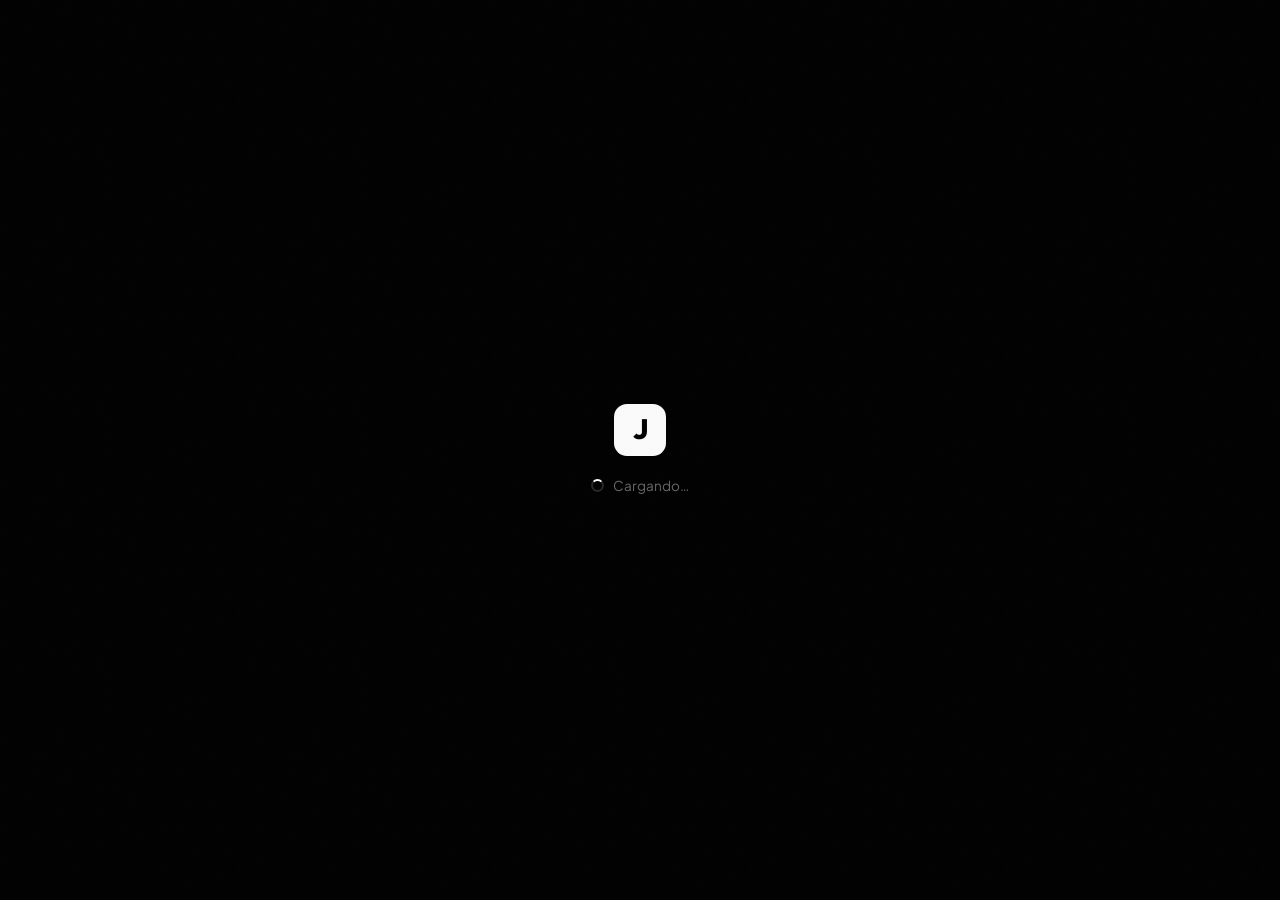
<file: desktop/ui/index.html>
<!DOCTYPE html>
<html lang="es">
<head>
  <meta charset="UTF-8">
  <meta name="viewport" content="width=device-width, initial-scale=1.0">
  <title>JobHunter</title>
  <link rel="stylesheet" href="css/app.css">
  <link rel="stylesheet" href="css/onboarding.css">
  <link rel="stylesheet" href="css/views.css">
</head>
<body>

  <div id="loading">
    <div class="logo-icon">J</div>
    <div class="row" style="gap:.6rem">
      <div class="spinner sm"></div>
      <span class="muted" style="font-size:.85rem">Cargando…</span>
    </div>
  </div>

  <div id="onboarding" class="hidden"></div>

  <div id="app" class="hidden">
    <aside class="sidebar">
      <div class="logo">
        <div class="logo-icon">J</div>
        <span>JobHunter <span class="ai">AI</span></span>
      </div>
      <button class="nav-btn active" data-view="run">
        <svg viewBox="0 0 24 24" fill="none" stroke="currentColor" stroke-width="2" stroke-linecap="round" stroke-linejoin="round"><circle cx="11" cy="11" r="7"/><path d="m21 21-4.3-4.3"/></svg>
        Buscar
      </button>
      <button class="nav-btn" data-view="history">
        <svg viewBox="0 0 24 24" fill="none" stroke="currentColor" stroke-width="2" stroke-linecap="round" stroke-linejoin="round"><path d="M3 12a9 9 0 1 0 9-9 9.75 9.75 0 0 0-6.74 2.74L3 8"/><path d="M3 3v5h5"/><path d="M12 7v5l4 2"/></svg>
        Historial
      </button>
      <button class="nav-btn" data-view="settings">
        <svg viewBox="0 0 24 24" fill="none" stroke="currentColor" stroke-width="2" stroke-linecap="round" stroke-linejoin="round"><path d="M12.22 2h-.44a2 2 0 0 0-2 2v.18a2 2 0 0 1-1 1.73l-.43.25a2 2 0 0 1-2 0l-.15-.08a2 2 0 0 0-2.73.73l-.22.38a2 2 0 0 0 .73 2.73l.15.1a2 2 0 0 1 1 1.72v.51a2 2 0 0 1-1 1.74l-.15.09a2 2 0 0 0-.73 2.73l.22.38a2 2 0 0 0 2.73.73l.15-.08a2 2 0 0 1 2 0l.43.25a2 2 0 0 1 1 1.73V20a2 2 0 0 0 2 2h.44a2 2 0 0 0 2-2v-.18a2 2 0 0 1 1-1.73l.43-.25a2 2 0 0 1 2 0l.15.08a2 2 0 0 0 2.73-.73l.22-.39a2 2 0 0 0-.73-2.73l-.15-.08a2 2 0 0 1-1-1.74v-.5a2 2 0 0 1 1-1.74l.15-.09a2 2 0 0 0 .73-2.73l-.22-.38a2 2 0 0 0-2.73-.73l-.15.08a2 2 0 0 1-2 0l-.43-.25a2 2 0 0 1-1-1.73V4a2 2 0 0 0-2-2z"/><circle cx="12" cy="12" r="3"/></svg>
        Ajustes
      </button>
      <div class="spacer"></div>
      <div id="update-pill" class="update-pill hidden">✦ Nueva version disponible</div>
      <div class="version">v<span id="version">?</span></div>
    </aside>
    <main id="main">
      <section id="view-run" class="view"></section>
      <section id="view-history" class="view hidden"></section>
      <section id="view-settings" class="view hidden"></section>
    </main>
  </div>

  <div id="toasts"></div>

  <script src="js/bus.js"></script>
  <script src="js/util.js"></script>
  <script src="js/devmock.js"></script>
  <script src="js/onboarding.js"></script>
  <script src="js/run.js"></script>
  <script src="js/history.js"></script>
  <script src="js/settings.js"></script>
  <script src="js/app.js"></script>
</body>
</html>
</file>
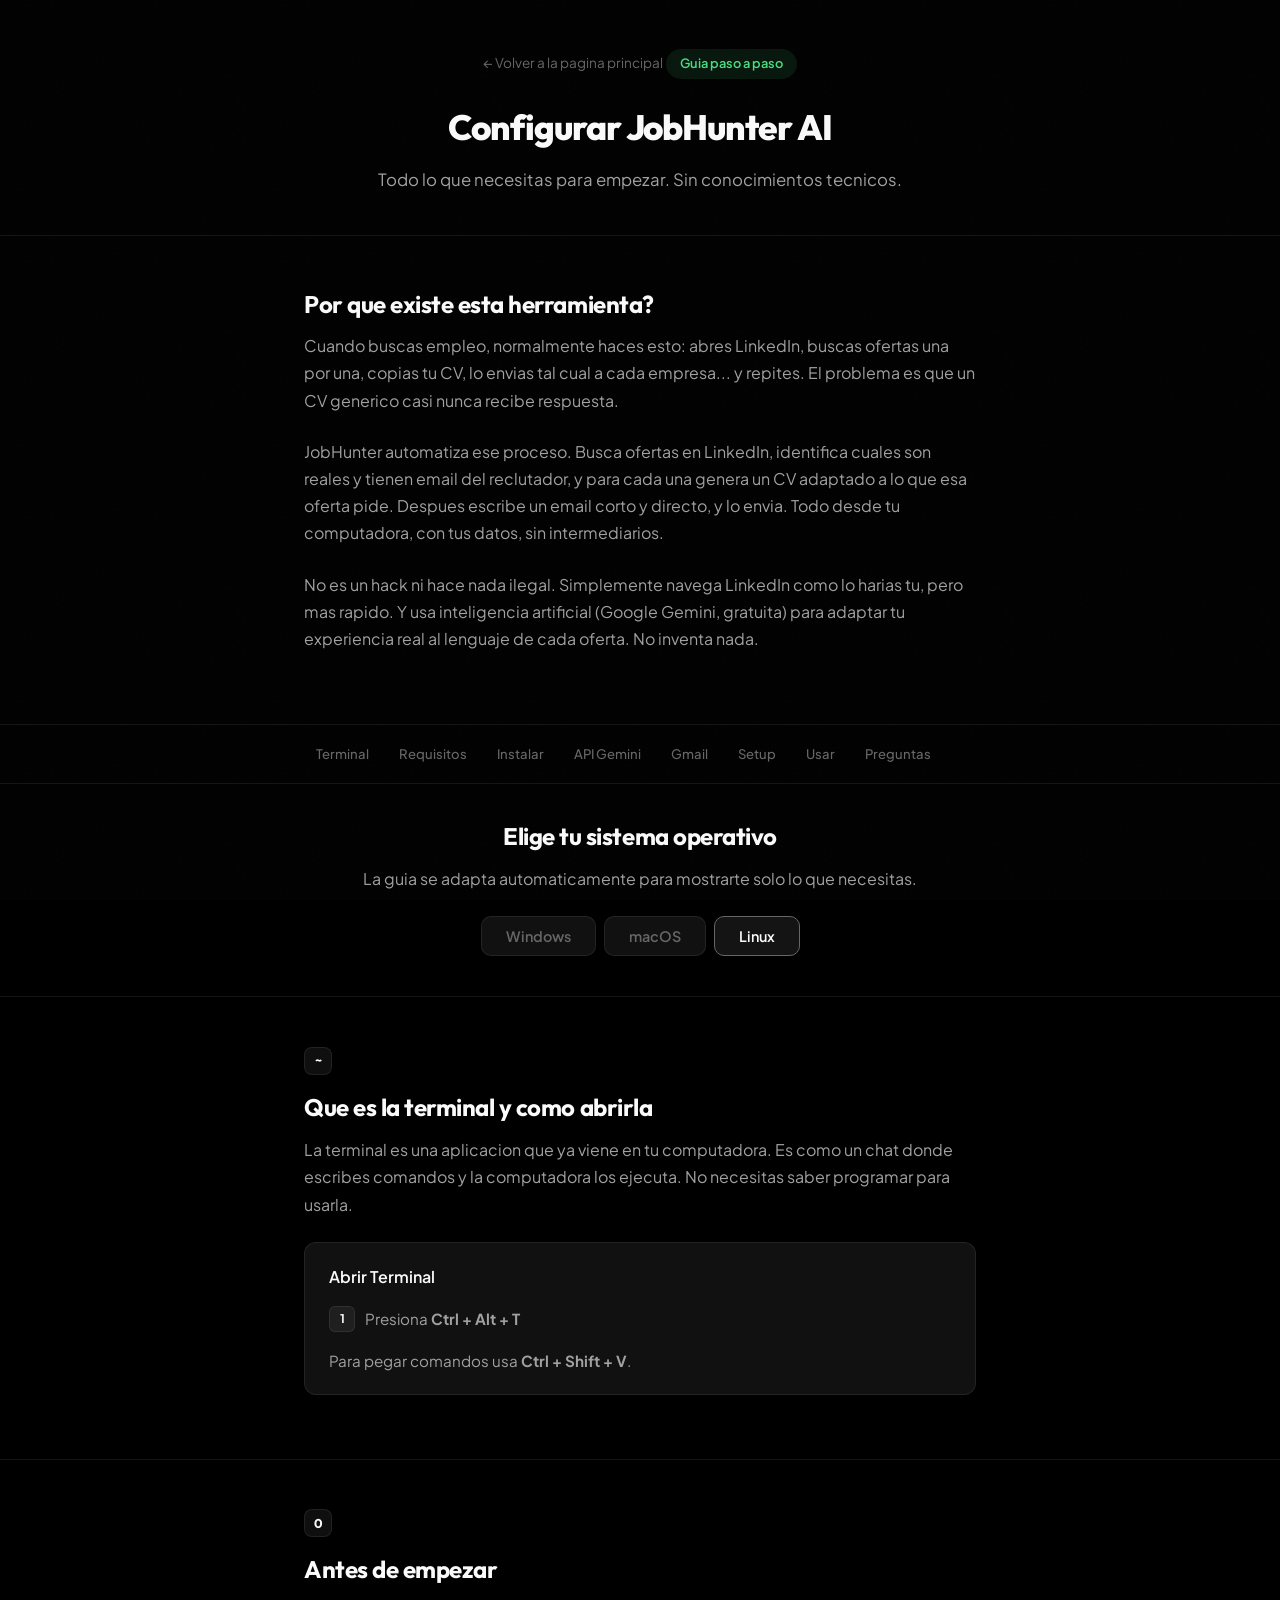
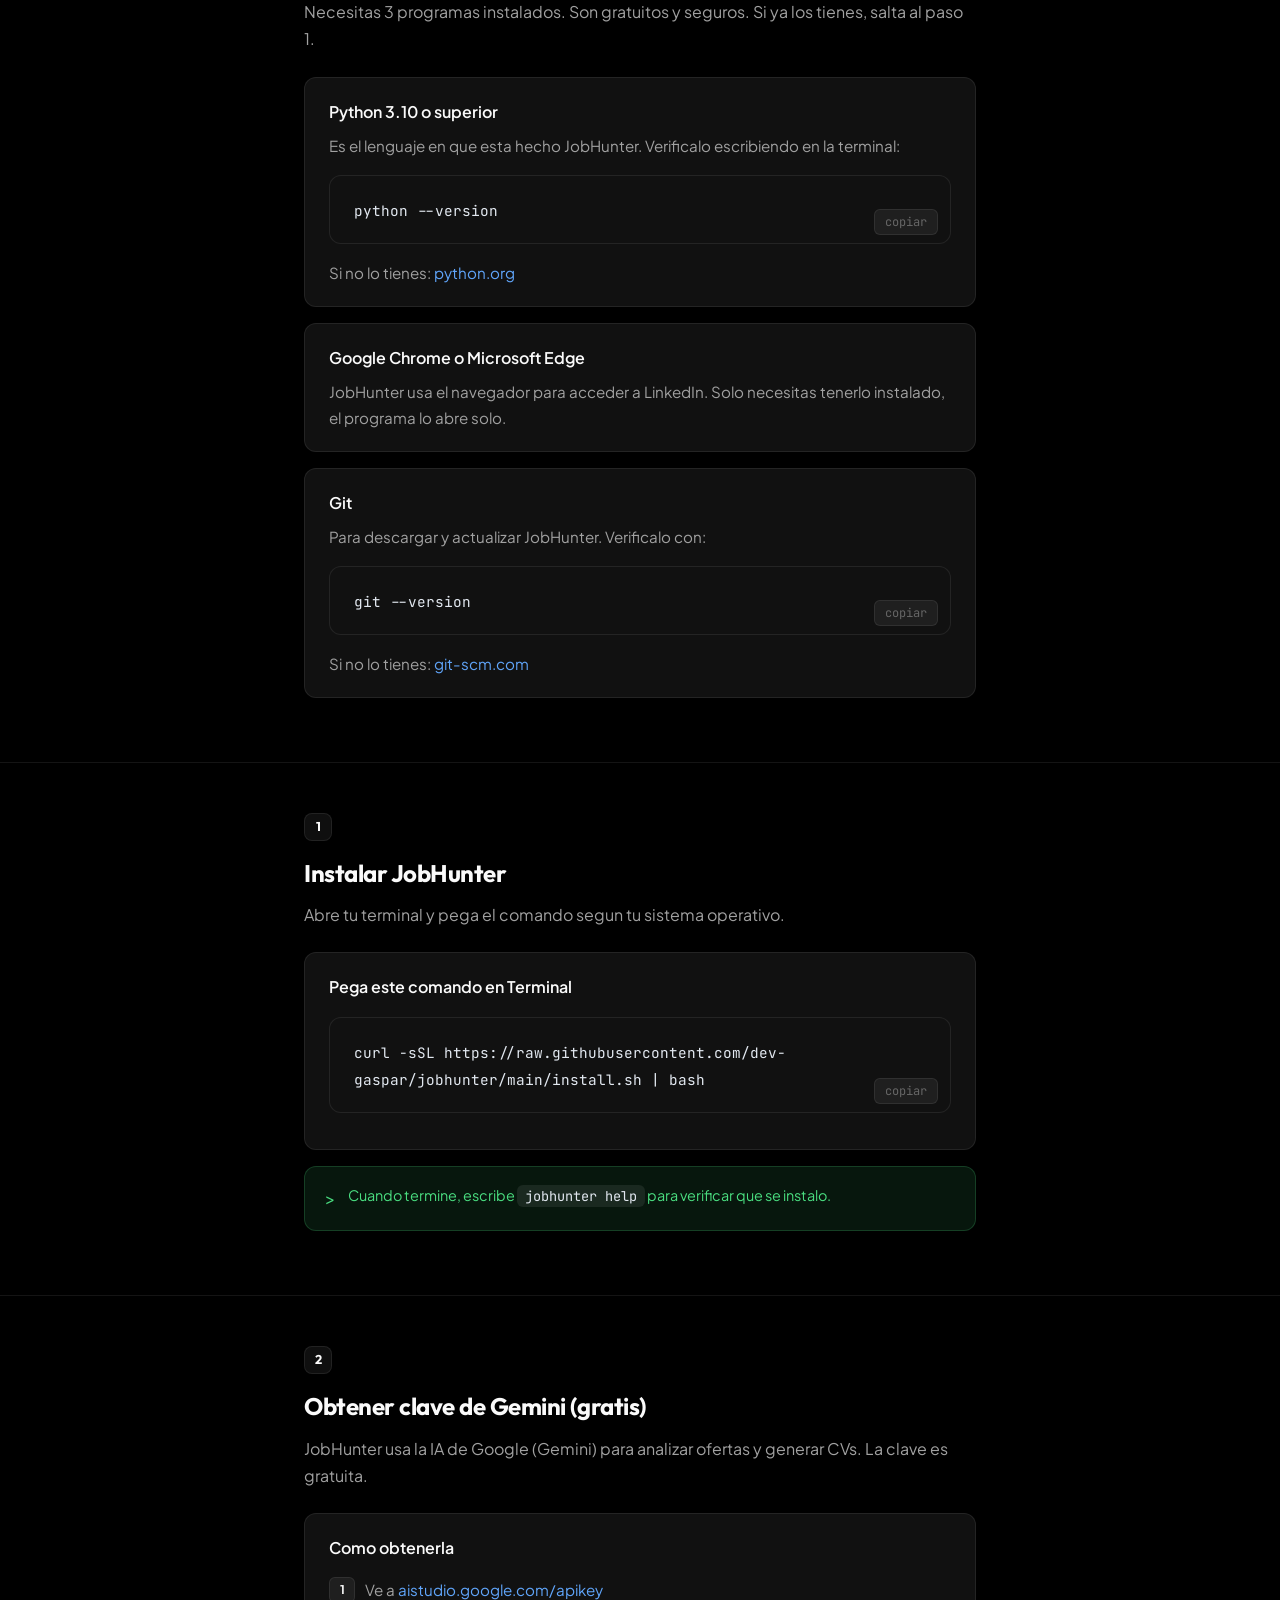
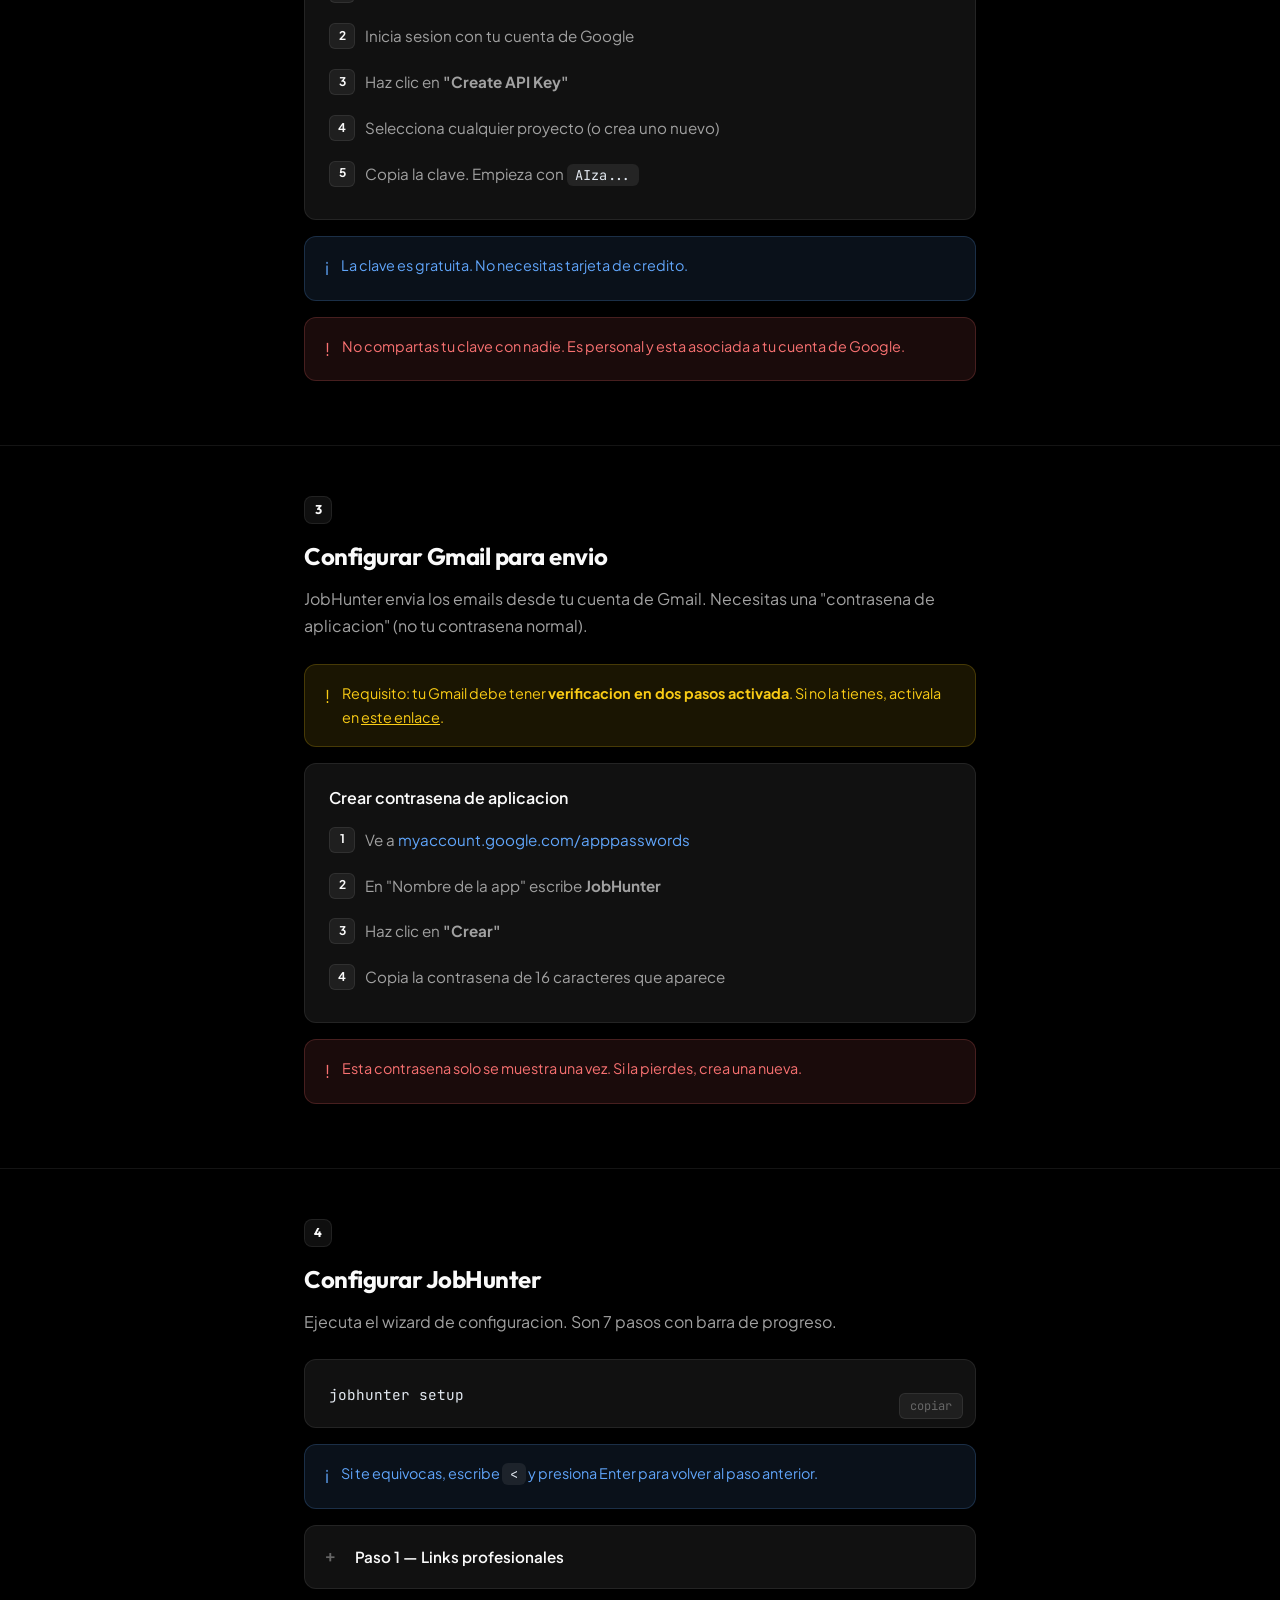
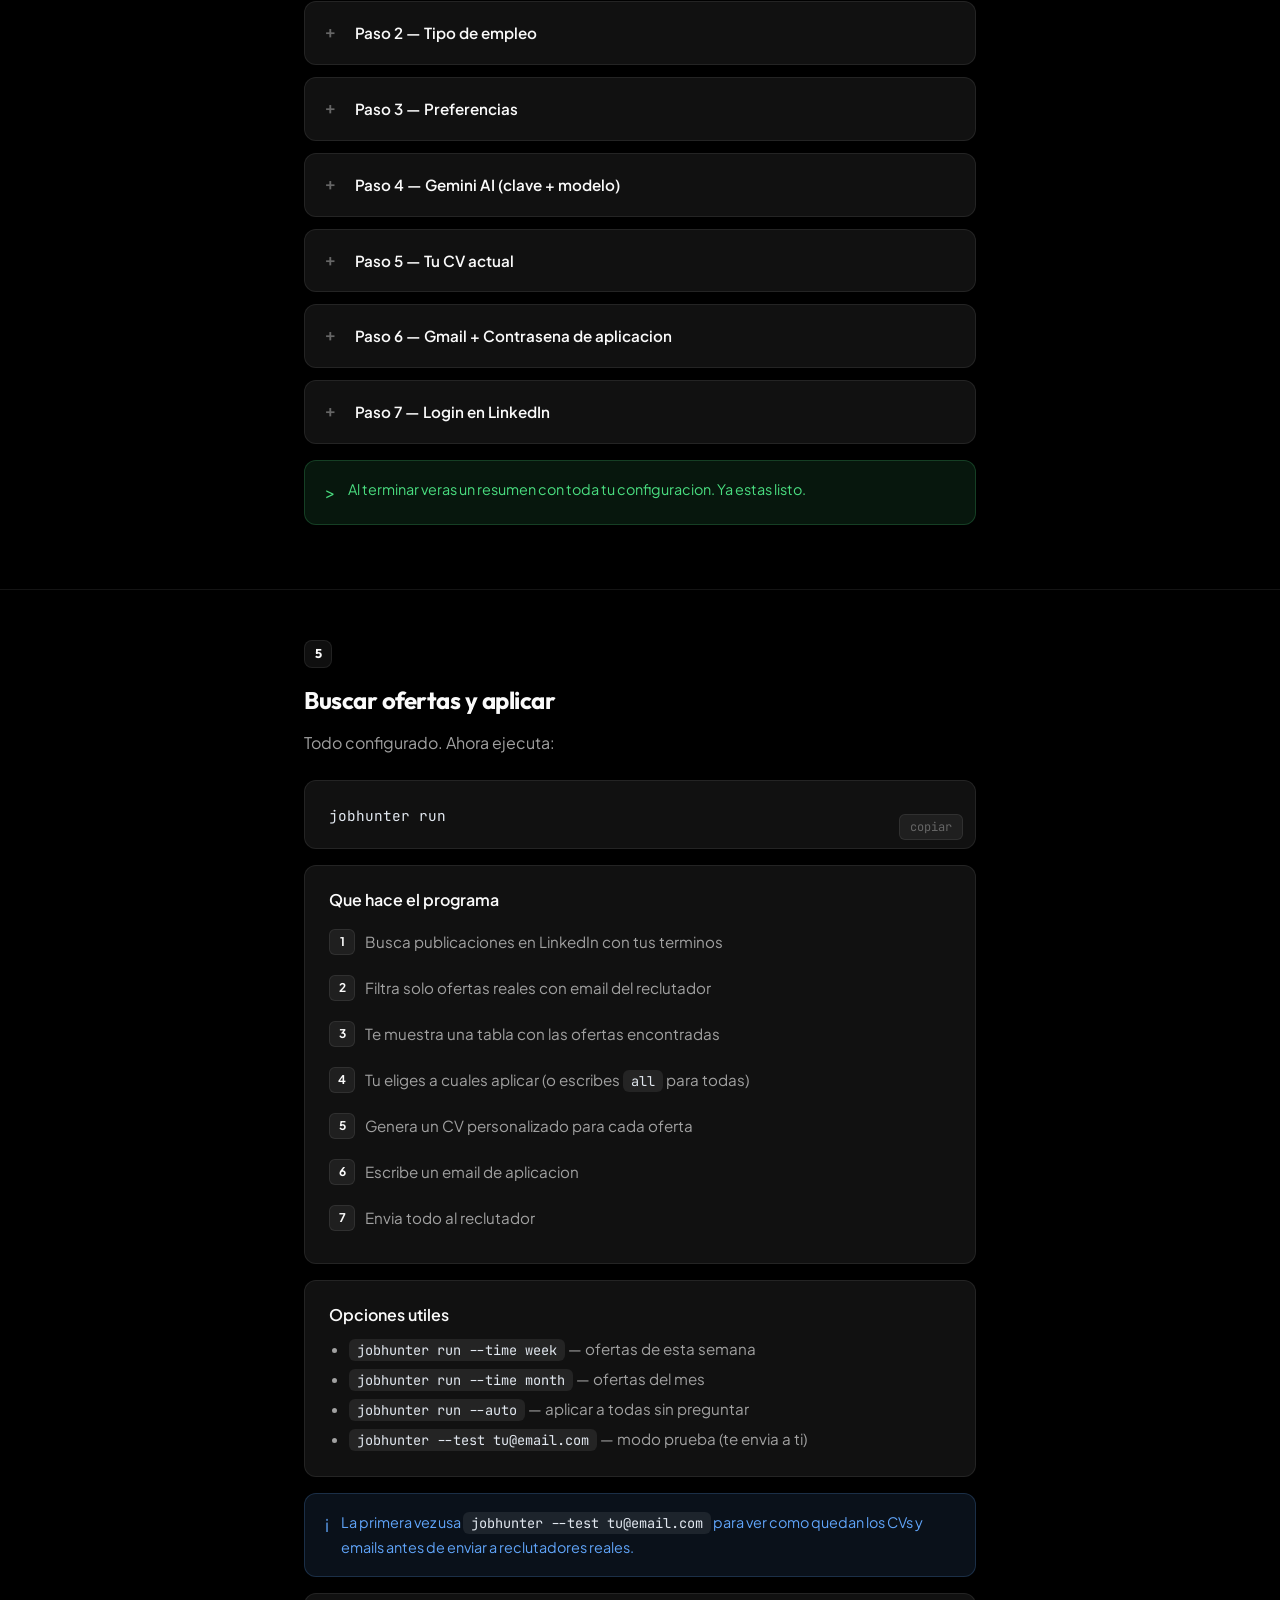
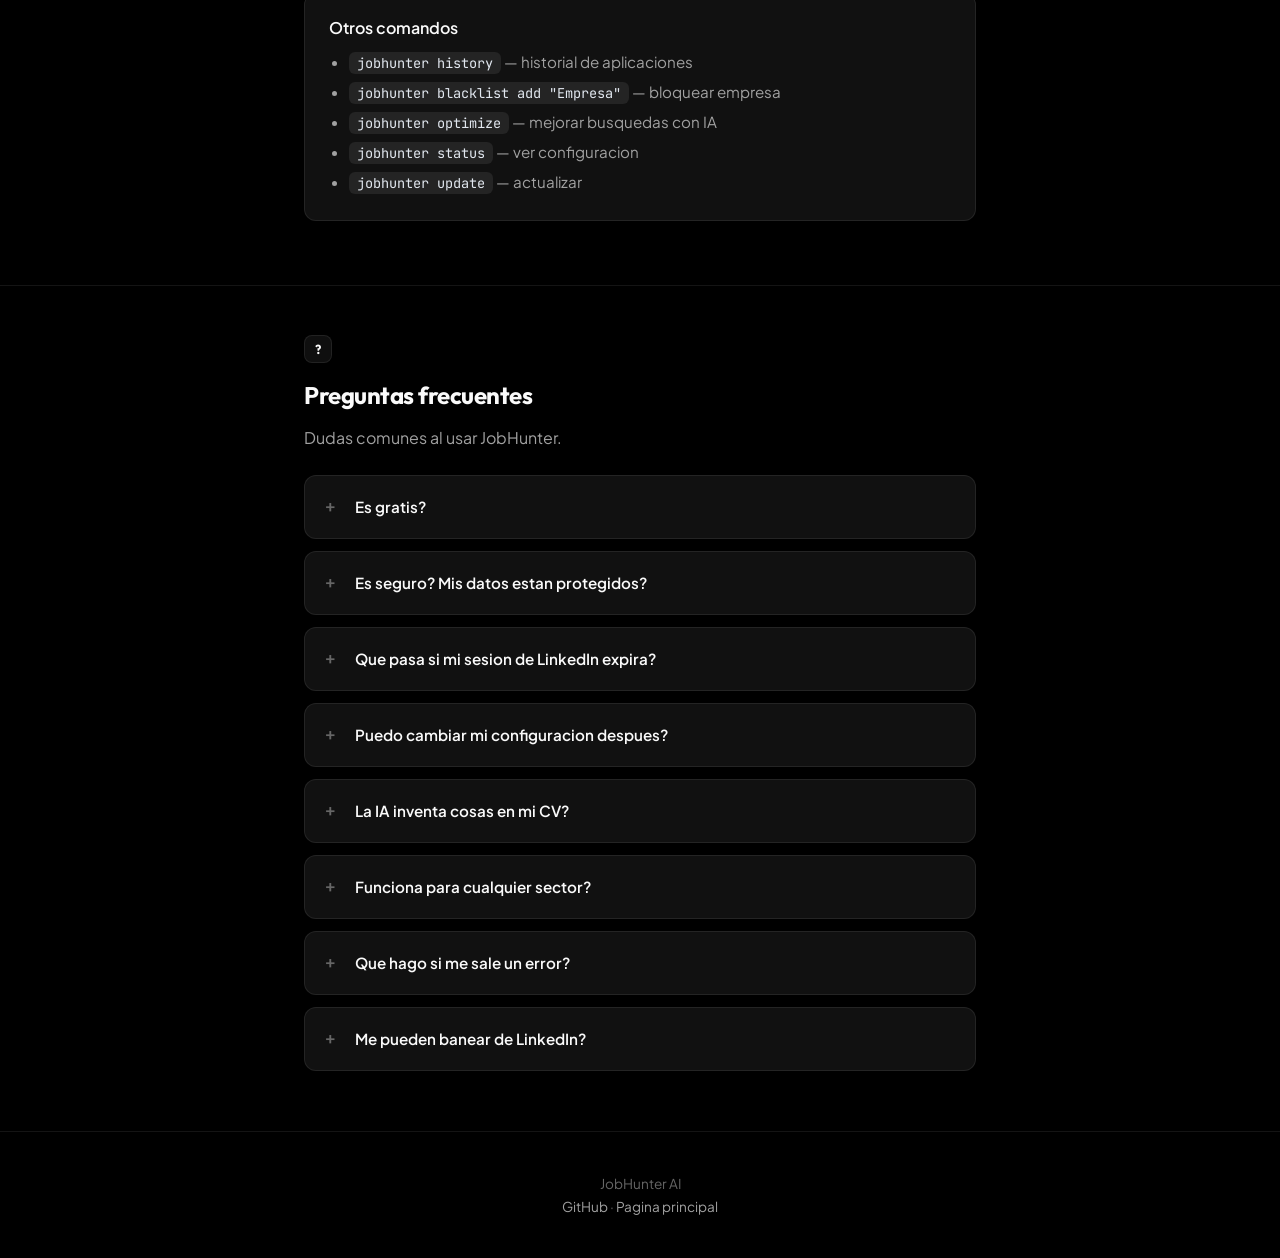
<file: web/guia.html>
<!DOCTYPE html>
<html lang="es">
<head>
    <meta charset="UTF-8">
    <meta name="viewport" content="width=device-width, initial-scale=1.0">
    <title>JobHunter AI - Guia de configuracion</title>
    <meta name="description" content="Guia paso a paso para instalar y configurar JobHunter AI. Sin conocimientos tecnicos necesarios.">

    <!-- Open Graph -->
    <meta property="og:title" content="JobHunter AI - Guia de configuracion">
    <meta property="og:description" content="Guia paso a paso para instalar y configurar JobHunter AI. Sin conocimientos tecnicos necesarios.">
    <meta property="og:image" content="https://dev-gaspar.github.io/jobhunter/imagen-og.png">
    <meta property="og:url" content="https://dev-gaspar.github.io/jobhunter/guia.html">
    <meta property="og:type" content="website">
    <meta property="og:site_name" content="JobHunter AI">

    <!-- Twitter Card -->
    <meta name="twitter:card" content="summary_large_image">
    <meta name="twitter:title" content="JobHunter AI - Guia de configuracion">
    <meta name="twitter:description" content="Guia paso a paso para instalar y configurar JobHunter AI. Sin conocimientos tecnicos necesarios.">
    <meta name="twitter:image" content="https://dev-gaspar.github.io/jobhunter/imagen-og.png">

    <link rel="icon" href="data:image/svg+xml,<svg xmlns='http://www.w3.org/2000/svg' viewBox='0 0 100 100'><rect width='100' height='100' rx='20' fill='%23fff'/><text x='50' y='72' font-size='60' text-anchor='middle' fill='%23000'>J</text></svg>">
    <link rel="preconnect" href="https://fonts.googleapis.com">
    <link rel="preconnect" href="https://fonts.gstatic.com" crossorigin>
    <link href="https://fonts.googleapis.com/css2?family=Outfit:wght@400;500;600;700;800&family=Plus+Jakarta+Sans:wght@400;500;600;700&family=JetBrains+Mono:wght@400;500&display=swap" rel="stylesheet">
    <style>
        :root {
            --bg: #000000;
            --bg-secondary: #0a0a0a;
            --bg-card: #111111;
            --border: rgba(255,255,255,0.08);
            --border-hover: rgba(255,255,255,0.15);
            --text: #fafafa;
            --text-secondary: #a1a1a1;
            --text-muted: #666666;
            --accent: #a1a1a1;
            --accent-light: rgba(255,255,255,0.06);
            --green: #4ade80;
            --green-bg: rgba(74,222,128,0.1);
            --yellow: #facc15;
            --yellow-bg: rgba(250,204,21,0.1);
            --red: #f87171;
            --red-bg: rgba(248,113,113,0.1);
            --blue: #60a5fa;
            --blue-bg: rgba(96,165,250,0.1);
        }

        * { margin: 0; padding: 0; box-sizing: border-box; }
        html { scroll-behavior: smooth; overflow-x: hidden; }

        body {
            font-family: 'Plus Jakarta Sans', -apple-system, sans-serif;
            background: var(--bg);
            color: var(--text);
            line-height: 1.7;
            -webkit-font-smoothing: antialiased;
        }

        body::after {
            content: '';
            position: fixed;
            inset: 0;
            z-index: 9999;
            pointer-events: none;
            opacity: 0.025;
            background-image: url("data:image/svg+xml,%3Csvg viewBox='0 0 256 256' xmlns='http://www.w3.org/2000/svg'%3E%3Cfilter id='noise'%3E%3CfeTurbulence type='fractalNoise' baseFrequency='0.9' numOctaves='4' stitchTiles='stitch'/%3E%3C/filter%3E%3Crect width='100%25' height='100%25' filter='url(%23noise)' opacity='1'/%3E%3C/svg%3E");
            background-repeat: repeat;
            background-size: 256px;
        }

        a { color: inherit; }
        .container { max-width: 720px; margin: 0 auto; padding: 0 24px; }

        /* Header */
        header {
            padding: 48px 0 40px;
            text-align: center;
            border-bottom: 1px solid var(--border);
        }
        .back-link {
            display: inline-flex;
            align-items: center;
            gap: 6px;
            color: var(--text-muted);
            font-size: 0.85rem;
            text-decoration: none;
            margin-bottom: 24px;
            transition: color 0.2s;
        }
        .back-link:hover { color: var(--text); }
        header h1 {
            font-family: 'Outfit', sans-serif;
            font-size: 2.2rem;
            font-weight: 800;
            margin-bottom: 8px;
            letter-spacing: -0.03em;
        }
        header p { color: var(--text-secondary); font-size: 1.05rem; }
        .badge {
            display: inline-block;
            background: var(--green-bg);
            color: var(--green);
            font-size: 0.8rem;
            font-weight: 600;
            padding: 4px 14px;
            border-radius: 20px;
            margin-bottom: 16px;
        }

        /* Nav */
        nav {
            position: sticky;
            top: 0;
            background: rgba(0,0,0,0.7);
            backdrop-filter: blur(20px);
            -webkit-backdrop-filter: blur(20px);
            border-bottom: 1px solid var(--border);
            z-index: 100;
            padding: 12px 0;
        }
        nav .container {
            display: flex;
            gap: 6px;
            overflow-x: auto;
            scrollbar-width: none;
        }
        nav .container::-webkit-scrollbar { display: none; }
        nav a {
            color: var(--text-muted);
            text-decoration: none;
            font-size: 0.82rem;
            font-weight: 500;
            padding: 6px 12px;
            border-radius: 8px;
            white-space: nowrap;
            transition: all 0.2s;
        }
        nav a:hover, nav a.active {
            background: var(--accent-light);
            color: var(--text);
        }

        /* Sections */
        section { padding: 48px 0; border-bottom: 1px solid var(--border); }
        section:last-of-type { border-bottom: none; }
        .section-num {
            font-family: 'Outfit', sans-serif;
            font-size: 0.8rem;
            font-weight: 700;
            color: var(--text);
            background: var(--accent-light);
            border: 1px solid var(--border);
            width: 28px; height: 28px;
            display: inline-flex;
            align-items: center;
            justify-content: center;
            border-radius: 8px;
            margin-bottom: 12px;
        }
        section h2 {
            font-family: 'Outfit', sans-serif;
            font-size: 1.5rem;
            font-weight: 700;
            margin-bottom: 8px;
            letter-spacing: -0.02em;
        }
        section > .container > p { color: var(--text-secondary); margin-bottom: 24px; }

        /* Cards */
        .card {
            background: var(--bg-card);
            border: 1px solid var(--border);
            border-radius: 12px;
            padding: 20px 24px;
            margin-bottom: 16px;
            transition: border-color 0.2s;
        }
        .card:hover { border-color: var(--border-hover); }
        .card h3 {
            font-size: 1rem;
            font-weight: 600;
            margin-bottom: 8px;
        }
        .card p, .card li { color: var(--text-secondary); font-size: 0.95rem; }
        .card ul { padding-left: 20px; }
        .card li { margin-bottom: 4px; }
        .card a { color: var(--blue); text-decoration: none; }
        .card a:hover { text-decoration: underline; }

        /* Code */
        code {
            font-family: 'JetBrains Mono', monospace;
            background: rgba(255,255,255,0.08);
            color: #e2e8f0;
            padding: 2px 8px;
            border-radius: 6px;
            font-size: 0.85rem;
        }
        .code-block {
            background: var(--bg-card);
            border: 1px solid var(--border);
            border-radius: 12px;
            padding: 20px 24px;
            margin: 16px 0;
            overflow-x: auto;
            position: relative;
        }
        .code-block code { background: none; padding: 0; font-size: 0.9rem; line-height: 1.6; }
        .copy-btn {
            position: absolute;
            bottom: 8px;
            right: 12px;
            background: rgba(255,255,255,0.06);
            border: 1px solid var(--border);
            color: var(--text-muted);
            padding: 4px 10px;
            border-radius: 6px;
            cursor: pointer;
            font-size: 0.75rem;
            font-family: 'JetBrains Mono', monospace;
            transition: all 0.2s;
        }
        .copy-btn:hover { background: rgba(255,255,255,0.12); color: var(--text); }

        /* Alerts */
        .alert {
            border-radius: 12px;
            padding: 16px 20px;
            margin: 16px 0;
            font-size: 0.9rem;
            display: flex;
            gap: 12px;
            align-items: flex-start;
            border: 1px solid;
        }
        .alert-icon { font-size: 1.1rem; flex-shrink: 0; margin-top: 1px; }
        .alert-info { background: var(--blue-bg); color: var(--blue); border-color: rgba(96,165,250,0.2); }
        .alert-warn { background: var(--yellow-bg); color: var(--yellow); border-color: rgba(250,204,21,0.2); }
        .alert-ok { background: var(--green-bg); color: var(--green); border-color: rgba(74,222,128,0.2); }
        .alert-danger { background: var(--red-bg); color: var(--red); border-color: rgba(248,113,113,0.2); }

        /* Steps list */
        .steps-list { counter-reset: step; list-style: none; padding: 0; }
        .steps-list li {
            counter-increment: step;
            padding: 8px 0 8px 36px;
            position: relative;
            color: var(--text-secondary);
        }
        .steps-list li::before {
            content: counter(step);
            position: absolute;
            left: 0;
            width: 24px; height: 24px;
            background: var(--accent-light);
            border: 1px solid var(--border);
            color: var(--text);
            border-radius: 6px;
            font-size: 0.75rem;
            font-weight: 700;
            display: flex;
            align-items: center;
            justify-content: center;
        }
        .steps-list a { color: var(--blue); text-decoration: none; }
        .steps-list a:hover { text-decoration: underline; }

        /* Accordion */
        details {
            background: var(--bg-card);
            border: 1px solid var(--border);
            border-radius: 12px;
            margin-bottom: 12px;
            overflow: hidden;
            transition: border-color 0.2s;
        }
        details:hover { border-color: var(--border-hover); }
        details[open] { border-color: var(--border-hover); }
        summary {
            padding: 16px 20px;
            cursor: pointer;
            font-weight: 600;
            font-size: 0.95rem;
            list-style: none;
            display: flex;
            align-items: center;
            gap: 10px;
            transition: color 0.2s;
        }
        summary:hover { color: var(--text); }
        summary::-webkit-details-marker { display: none; }
        summary::before {
            content: "+";
            font-size: 1.1rem;
            color: var(--text-muted);
            font-weight: 500;
            font-family: 'JetBrains Mono', monospace;
            width: 20px;
            flex-shrink: 0;
        }
        details[open] summary::before { content: "-"; }
        details .detail-body { padding: 0 20px 20px; color: var(--text-secondary); font-size: 0.9rem; }
        details .detail-body p { margin-bottom: 8px; }
        details .detail-body a { color: var(--blue); text-decoration: none; }
        details .detail-body a:hover { text-decoration: underline; }

        /* Footer */
        footer {
            text-align: center;
            padding: 40px 0;
            color: var(--text-muted);
            font-size: 0.85rem;
            border-top: 1px solid var(--border);
        }
        footer a { color: var(--text-secondary); text-decoration: none; }
        footer a:hover { color: var(--text); }

        /* OS Selector */
        .os-selector {
            display: flex;
            gap: 8px;
            justify-content: center;
            margin: 24px 0 8px;
        }
        .os-btn {
            background: var(--bg-card);
            border: 1px solid var(--border);
            color: var(--text-muted);
            padding: 10px 24px;
            border-radius: 10px;
            cursor: pointer;
            font-family: 'Plus Jakarta Sans', sans-serif;
            font-size: 0.9rem;
            font-weight: 600;
            transition: all 0.2s;
        }
        .os-btn:hover { border-color: var(--border-hover); color: var(--text); }
        .os-btn.active {
            background: rgba(255,255,255,0.08);
            border-color: var(--text-muted);
            color: var(--text);
        }
        [data-os] { display: none; }
        [data-os].os-visible { display: block; }
        .card[data-os] { display: none; }
        .card[data-os].os-visible { display: block; }
        .steps-list li[data-os] { display: none; }
        .steps-list li[data-os].os-visible { display: list-item; }

        @media (max-width: 600px) {
            header h1 { font-size: 1.6rem; }
            section h2 { font-size: 1.25rem; }
            .code-block { padding: 16px; }
            .card { padding: 16px; }
        }
    </style>
</head>
<body>

<header>
    <div class="container">
        <a href="index.html" class="back-link">&larr; Volver a la pagina principal</a>
        <div class="badge">Guia paso a paso</div>
        <h1>Configurar JobHunter AI</h1>
        <p>Todo lo que necesitas para empezar. Sin conocimientos tecnicos.</p>
    </div>
</header>

<!-- INTRO -->
<section>
    <div class="container">
        <h2>Por que existe esta herramienta?</h2>
        <p>Cuando buscas empleo, normalmente haces esto: abres LinkedIn, buscas ofertas una por una, copias tu CV, lo envias tal cual a cada empresa... y repites. El problema es que un CV generico casi nunca recibe respuesta.</p>
        <p>JobHunter automatiza ese proceso. Busca ofertas en LinkedIn, identifica cuales son reales y tienen email del reclutador, y para cada una genera un CV adaptado a lo que esa oferta pide. Despues escribe un email corto y directo, y lo envia. Todo desde tu computadora, con tus datos, sin intermediarios.</p>
        <p>No es un hack ni hace nada ilegal. Simplemente navega LinkedIn como lo harias tu, pero mas rapido. Y usa inteligencia artificial (Google Gemini, gratuita) para adaptar tu experiencia real al lenguaje de cada oferta. No inventa nada.</p>
    </div>
</section>

<nav>
    <div class="container">
        <a href="#terminal">Terminal</a>
        <a href="#requisitos">Requisitos</a>
        <a href="#instalar">Instalar</a>
        <a href="#gemini">API Gemini</a>
        <a href="#gmail">Gmail</a>
        <a href="#setup">Setup</a>
        <a href="#usar">Usar</a>
        <a href="#faq">Preguntas</a>
    </div>
</nav>

<!-- OS SELECTOR -->
<section id="os-select" style="padding: 32px 0; text-align: center;">
    <div class="container">
        <h2>Elige tu sistema operativo</h2>
        <p>La guia se adapta automaticamente para mostrarte solo lo que necesitas.</p>
        <div class="os-selector">
            <button class="os-btn" onclick="setOS('windows')">Windows</button>
            <button class="os-btn" onclick="setOS('mac')">macOS</button>
            <button class="os-btn" onclick="setOS('linux')">Linux</button>
        </div>
    </div>
</section>

<!-- TERMINAL -->
<section id="terminal">
    <div class="container">
        <div class="section-num">~</div>
        <h2>Que es la terminal y como abrirla</h2>
        <p>La terminal es una aplicacion que ya viene en tu computadora. Es como un chat donde escribes comandos y la computadora los ejecuta. No necesitas saber programar para usarla.</p>

        <div class="card" data-os="windows">
            <h3>Abrir PowerShell</h3>
            <ol class="steps-list">
                <li>Presiona la tecla <strong>Windows</strong> en tu teclado</li>
                <li>Escribe <strong>PowerShell</strong></li>
                <li>Haz clic en <strong>Windows PowerShell</strong> (la primera opcion)</li>
            </ol>
            <p style="margin-top: 8px;">Se abrira una ventana oscura con texto. Eso es la terminal. Para pegar comandos usa <strong>Ctrl + V</strong> o clic derecho.</p>
        </div>

        <div class="card" data-os="mac">
            <h3>Abrir Terminal</h3>
            <ol class="steps-list">
                <li>Presiona <strong>Cmd + Espacio</strong> (abre Spotlight)</li>
                <li>Escribe <strong>Terminal</strong></li>
                <li>Presiona <strong>Enter</strong></li>
            </ol>
            <p style="margin-top: 8px;">Para pegar comandos usa <strong>Cmd + V</strong>.</p>
        </div>

        <div class="card" data-os="linux">
            <h3>Abrir Terminal</h3>
            <ol class="steps-list">
                <li>Presiona <strong>Ctrl + Alt + T</strong></li>
            </ol>
            <p style="margin-top: 8px;">Para pegar comandos usa <strong>Ctrl + Shift + V</strong>.</p>
        </div>
    </div>
</section>

<!-- REQUISITOS -->
<section id="requisitos">
    <div class="container">
        <div class="section-num">0</div>
        <h2>Antes de empezar</h2>
        <p>Necesitas 3 programas instalados. Son gratuitos y seguros. Si ya los tienes, salta al paso 1.</p>

        <div class="card">
            <h3>Python 3.10 o superior</h3>
            <p>Es el lenguaje en que esta hecho JobHunter. Verificalo escribiendo en la terminal:</p>
            <div class="code-block">
                <code>python --version</code>
                <button class="copy-btn" onclick="copy(this)">copiar</button>
            </div>
            <p>Si no lo tienes: <a href="https://www.python.org/downloads/" target="_blank">python.org</a></p>
        </div>

        <div class="card">
            <h3>Google Chrome o Microsoft Edge</h3>
            <p>JobHunter usa el navegador para acceder a LinkedIn. Solo necesitas tenerlo instalado, el programa lo abre solo.</p>
        </div>

        <div class="card">
            <h3>Git</h3>
            <p>Para descargar y actualizar JobHunter. Verificalo con:</p>
            <div class="code-block">
                <code>git --version</code>
                <button class="copy-btn" onclick="copy(this)">copiar</button>
            </div>
            <p>Si no lo tienes: <a href="https://git-scm.com/downloads" target="_blank">git-scm.com</a></p>
        </div>
    </div>
</section>

<!-- INSTALAR -->
<section id="instalar">
    <div class="container">
        <div class="section-num">1</div>
        <h2>Instalar JobHunter</h2>
        <p>Abre tu terminal y pega el comando segun tu sistema operativo.</p>

        <div class="card" data-os="windows">
            <h3>Pega este comando en PowerShell</h3>
            <div class="code-block">
                <code>irm https://raw.githubusercontent.com/dev-gaspar/jobhunter/main/install.ps1 | iex</code>
                <button class="copy-btn" onclick="copy(this)">copiar</button>
            </div>
        </div>

        <div class="card" data-os="mac">
            <h3>Pega este comando en Terminal</h3>
            <div class="code-block">
                <code>curl -sSL https://raw.githubusercontent.com/dev-gaspar/jobhunter/main/install.sh | bash</code>
                <button class="copy-btn" onclick="copy(this)">copiar</button>
            </div>
        </div>

        <div class="card" data-os="linux">
            <h3>Pega este comando en Terminal</h3>
            <div class="code-block">
                <code>curl -sSL https://raw.githubusercontent.com/dev-gaspar/jobhunter/main/install.sh | bash</code>
                <button class="copy-btn" onclick="copy(this)">copiar</button>
            </div>
        </div>

        <div class="alert alert-ok">
            <span class="alert-icon">&gt;</span>
            <div>Cuando termine, escribe <code>jobhunter help</code> para verificar que se instalo.</div>
        </div>
    </div>
</section>

<!-- GEMINI -->
<section id="gemini">
    <div class="container">
        <div class="section-num">2</div>
        <h2>Obtener clave de Gemini (gratis)</h2>
        <p>JobHunter usa la IA de Google (Gemini) para analizar ofertas y generar CVs. La clave es gratuita.</p>

        <div class="card">
            <h3>Como obtenerla</h3>
            <ol class="steps-list">
                <li>Ve a <a href="https://aistudio.google.com/apikey" target="_blank">aistudio.google.com/apikey</a></li>
                <li>Inicia sesion con tu cuenta de Google</li>
                <li>Haz clic en <strong>"Create API Key"</strong></li>
                <li>Selecciona cualquier proyecto (o crea uno nuevo)</li>
                <li>Copia la clave. Empieza con <code>AIza...</code></li>
            </ol>
        </div>

        <div class="alert alert-info">
            <span class="alert-icon">i</span>
            <div>La clave es gratuita. No necesitas tarjeta de credito.</div>
        </div>

        <div class="alert alert-danger">
            <span class="alert-icon">!</span>
            <div>No compartas tu clave con nadie. Es personal y esta asociada a tu cuenta de Google.</div>
        </div>
    </div>
</section>

<!-- GMAIL -->
<section id="gmail">
    <div class="container">
        <div class="section-num">3</div>
        <h2>Configurar Gmail para envio</h2>
        <p>JobHunter envia los emails desde tu cuenta de Gmail. Necesitas una "contrasena de aplicacion" (no tu contrasena normal).</p>

        <div class="alert alert-warn">
            <span class="alert-icon">!</span>
            <div>Requisito: tu Gmail debe tener <strong>verificacion en dos pasos activada</strong>. Si no la tienes, activala en <a href="https://myaccount.google.com/signinoptions/two-step-verification" target="_blank" style="color: inherit; text-decoration: underline;">este enlace</a>.</div>
        </div>

        <div class="card">
            <h3>Crear contrasena de aplicacion</h3>
            <ol class="steps-list">
                <li>Ve a <a href="https://myaccount.google.com/apppasswords" target="_blank">myaccount.google.com/apppasswords</a></li>
                <li>En "Nombre de la app" escribe <strong>JobHunter</strong></li>
                <li>Haz clic en <strong>"Crear"</strong></li>
                <li>Copia la contrasena de 16 caracteres que aparece</li>
            </ol>
        </div>

        <div class="alert alert-danger">
            <span class="alert-icon">!</span>
            <div>Esta contrasena solo se muestra una vez. Si la pierdes, crea una nueva.</div>
        </div>
    </div>
</section>

<!-- SETUP -->
<section id="setup">
    <div class="container">
        <div class="section-num">4</div>
        <h2>Configurar JobHunter</h2>
        <p>Ejecuta el wizard de configuracion. Son 7 pasos con barra de progreso.</p>

        <div class="code-block">
            <code>jobhunter setup</code>
            <button class="copy-btn" onclick="copy(this)">copiar</button>
        </div>

        <div class="alert alert-info">
            <span class="alert-icon">i</span>
            <div>Si te equivocas, escribe <code>&lt;</code> y presiona Enter para volver al paso anterior.</div>
        </div>

        <details>
            <summary>Paso 1 — Links profesionales</summary>
            <div class="detail-body">
                <p>Portfolio y LinkedIn. Ambos opcionales, presiona Enter para saltar.</p>
            </div>
        </details>

        <details>
            <summary>Paso 2 — Tipo de empleo</summary>
            <div class="detail-body">
                <p>Tipos de empleo separados por coma. Ejemplo: <code>Backend Developer, Full Stack, Data Engineer</code></p>
            </div>
        </details>

        <details>
            <summary>Paso 3 — Preferencias</summary>
            <div class="detail-body">
                <p>En una sola pantalla configuras:</p>
                <ul>
                    <li><strong>Idiomas de busqueda</strong> — espanol, ingles, o ambos</li>
                    <li><strong>Tus idiomas y nivel</strong> — Ej: <code>Espanol:Nativo, Ingles:B1</code></li>
                    <li><strong>Modalidad</strong> — Remoto, Hibrido, Presencial, o Cualquiera</li>
                    <li><strong>Plantilla de CV</strong> — Modern, Minimal, Classic, o Compact</li>
                </ul>
            </div>
        </details>

        <details>
            <summary>Paso 4 — Gemini AI (clave + modelo)</summary>
            <div class="detail-body">
                <p>Pega la clave que obtuviste en el paso 2 de esta guia. El programa la verifica automaticamente.</p>
                <p>Despues elige el modelo. Recomendado: <strong>gemini-2.5-flash</strong> (opcion 1, rapido y gratuito). Solo presiona Enter para mantener el default.</p>
            </div>
        </details>

        <details>
            <summary>Paso 5 — Tu CV actual</summary>
            <div class="detail-body">
                <p>Arrastra tu CV en PDF a la terminal, o escribe la ruta del archivo. La IA lo lee y extrae tu informacion.</p>
                <p>Ejemplo: <code class="os-path-example"></code></p>
            </div>
        </details>

        <details>
            <summary>Paso 6 — Gmail + Contrasena de aplicacion</summary>
            <div class="detail-body">
                <p>Escribe tu Gmail y la contrasena de aplicacion del paso 3 de esta guia. El programa verifica la conexion.</p>
            </div>
        </details>

        <details>
            <summary>Paso 7 — Login en LinkedIn</summary>
            <div class="detail-body">
                <p>Se abre Chrome para iniciar sesion en LinkedIn. Usa correo y contrasena (no el boton de Google). Cuando estes dentro, cierra el navegador.</p>
                <p>Si ya tienes sesion guardada, puedes saltarlo.</p>
            </div>
        </details>

        <div class="alert alert-ok">
            <span class="alert-icon">&gt;</span>
            <div>Al terminar veras un resumen con toda tu configuracion. Ya estas listo.</div>
        </div>
    </div>
</section>

<!-- USAR -->
<section id="usar">
    <div class="container">
        <div class="section-num">5</div>
        <h2>Buscar ofertas y aplicar</h2>
        <p>Todo configurado. Ahora ejecuta:</p>

        <div class="code-block">
            <code>jobhunter run</code>
            <button class="copy-btn" onclick="copy(this)">copiar</button>
        </div>

        <div class="card">
            <h3>Que hace el programa</h3>
            <ol class="steps-list">
                <li>Busca publicaciones en LinkedIn con tus terminos</li>
                <li>Filtra solo ofertas reales con email del reclutador</li>
                <li>Te muestra una tabla con las ofertas encontradas</li>
                <li>Tu eliges a cuales aplicar (o escribes <code>all</code> para todas)</li>
                <li>Genera un CV personalizado para cada oferta</li>
                <li>Escribe un email de aplicacion</li>
                <li>Envia todo al reclutador</li>
            </ol>
        </div>

        <div class="card">
            <h3>Opciones utiles</h3>
            <ul>
                <li><code>jobhunter run --time week</code> — ofertas de esta semana</li>
                <li><code>jobhunter run --time month</code> — ofertas del mes</li>
                <li><code>jobhunter run --auto</code> — aplicar a todas sin preguntar</li>
                <li><code>jobhunter --test tu@email.com</code> — modo prueba (te envia a ti)</li>
            </ul>
        </div>

        <div class="alert alert-info">
            <span class="alert-icon">i</span>
            <div>La primera vez usa <code>jobhunter --test tu@email.com</code> para ver como quedan los CVs y emails antes de enviar a reclutadores reales.</div>
        </div>

        <div class="card">
            <h3>Otros comandos</h3>
            <ul>
                <li><code>jobhunter history</code> — historial de aplicaciones</li>
                <li><code>jobhunter blacklist add "Empresa"</code> — bloquear empresa</li>
                <li><code>jobhunter optimize</code> — mejorar busquedas con IA</li>
                <li><code>jobhunter status</code> — ver configuracion</li>
                <li><code>jobhunter update</code> — actualizar</li>
            </ul>
        </div>
    </div>
</section>

<!-- FAQ -->
<section id="faq">
    <div class="container">
        <div class="section-num">?</div>
        <h2>Preguntas frecuentes</h2>
        <p>Dudas comunes al usar JobHunter.</p>

        <details>
            <summary>Es gratis?</summary>
            <div class="detail-body">
                <p>Si. JobHunter es open source y gratuito. La API de Gemini tiene un plan gratuito suficiente para uso normal.</p>
            </div>
        </details>

        <details>
            <summary>Es seguro? Mis datos estan protegidos?</summary>
            <div class="detail-body">
                <p>Todo se ejecuta en tu computadora. Tus datos nunca se suben a ningun servidor. El unico servicio externo es la IA de Google para analizar ofertas.</p>
            </div>
        </details>

        <details>
            <summary>Que pasa si mi sesion de LinkedIn expira?</summary>
            <div class="detail-body">
                <p>Ejecuta <code>jobhunter login</code> para volver a iniciar sesion.</p>
            </div>
        </details>

        <details>
            <summary>Puedo cambiar mi configuracion despues?</summary>
            <div class="detail-body">
                <p>Si. Ejecuta <code>jobhunter setup</code> de nuevo. Tus datos anteriores aparecen como valores por defecto.</p>
            </div>
        </details>

        <details>
            <summary>La IA inventa cosas en mi CV?</summary>
            <div class="detail-body">
                <p>No. Solo reordena y destaca lo que ya esta en tu perfil. No agrega habilidades ni logros que no tengas.</p>
            </div>
        </details>

        <details>
            <summary>Funciona para cualquier sector?</summary>
            <div class="detail-body">
                <p>Si. Tecnologia, marketing, diseno, ventas, administracion, salud, educacion... cualquier sector con ofertas en LinkedIn.</p>
            </div>
        </details>

        <details>
            <summary>Que hago si me sale un error?</summary>
            <div class="detail-body">
                <p>La mayoria de errores son temporales. Espera unos minutos e intenta de nuevo. Si persiste, abre un issue en <a href="https://github.com/dev-gaspar/jobhunter/issues" target="_blank">GitHub</a>.</p>
            </div>
        </details>

        <details>
            <summary>Me pueden banear de LinkedIn?</summary>
            <div class="detail-body">
                <p>JobHunter solo lee publicaciones publicas en la seccion de busqueda de contenido. No envia mensajes, no agrega contactos, no da likes, no comenta, y no extrae datos de perfiles. Los emails que extrae son los que los reclutadores publican voluntariamente en sus posts.</p>
                <p>LinkedIn concentra su enforcement en herramientas que envian mensajes masivos, solicitudes de conexion automaticas, y scraping de perfiles. Leer posts publicos es la actividad de menor prioridad.</p>
                <p>Dicho esto, cualquier automatizacion viola los terminos de uso de LinkedIn. El riesgo de un ban permanente es bajo, pero existe. Para minimizarlo, JobHunter usa tiempos aleatorios entre acciones, scroll con distancias variables, y tu navegador Chrome real con sesion persistente.</p>
                <p>Recomendacion: no lo uses diariamente. Unas pocas veces por semana es suficiente y mucho menos detectable.</p>
            </div>
        </details>
    </div>
</section>

<footer>
    <div class="container">
        <p>JobHunter AI</p>
        <p><a href="https://github.com/dev-gaspar/jobhunter" target="_blank">GitHub</a> &middot; <a href="index.html">Pagina principal</a></p>
    </div>
</footer>

<script>
function copy(btn) {
    const code = btn.parentElement.querySelector('code');
    navigator.clipboard.writeText(code.textContent);
    btn.textContent = 'copiado!';
    setTimeout(() => btn.textContent = 'copiar', 1500);
}

// OS Selection
const pathExamples = {
    windows: 'C:\\Users\\tu_nombre\\Documents\\mi_cv.pdf',
    mac: '/Users/tu_nombre/Documents/mi_cv.pdf',
    linux: '~/Documents/mi_cv.pdf'
};

function setOS(os) {
    localStorage.setItem('jobhunter-os', os);
    document.querySelectorAll('.os-btn').forEach(b => b.classList.remove('active'));
    document.querySelector(`.os-btn[onclick="setOS('${os}')"]`).classList.add('active');
    document.querySelectorAll('[data-os]').forEach(el => {
        el.classList.toggle('os-visible', el.getAttribute('data-os') === os);
    });
    document.querySelectorAll('.os-path-example').forEach(el => {
        el.textContent = pathExamples[os] || pathExamples.windows;
    });
}

// Auto-detect OS or restore from localStorage
(function() {
    const saved = localStorage.getItem('jobhunter-os');
    if (saved) { setOS(saved); return; }
    const ua = navigator.userAgent.toLowerCase();
    if (ua.includes('win')) setOS('windows');
    else if (ua.includes('mac')) setOS('mac');
    else setOS('linux');
})();

// Active nav on scroll + auto-scroll nav to active link on mobile
const sections = document.querySelectorAll('section[id]');
const navLinks = document.querySelectorAll('nav a');
const navContainer = document.querySelector('nav .container');
window.addEventListener('scroll', () => {
    let current = '';
    sections.forEach(s => {
        if (window.scrollY >= s.offsetTop - 100) current = s.id;
    });
    navLinks.forEach(a => {
        const isActive = a.getAttribute('href') === '#' + current;
        a.classList.toggle('active', isActive);
        if (isActive && navContainer) {
            const navRect = navContainer.getBoundingClientRect();
            const linkRect = a.getBoundingClientRect();
            if (linkRect.left < navRect.left || linkRect.right > navRect.right) {
                a.scrollIntoView({ behavior: 'smooth', inline: 'center', block: 'nearest' });
            }
        }
    });
});
</script>

</body>
</html>
</file>
<file: desktop/ui/css/app.css>
/* JobHunter Desktop — design system portado de la landing (web/index.html) */

@font-face {
  font-family: 'Outfit';
  src: url('../fonts/Outfit.ttf') format('truetype');
  font-weight: 100 900;
  font-display: swap;
}
@font-face {
  font-family: 'Plus Jakarta Sans';
  src: url('../fonts/PlusJakartaSans.ttf') format('truetype');
  font-weight: 200 800;
  font-display: swap;
}
@font-face {
  font-family: 'JetBrains Mono';
  src: url('../fonts/JetBrainsMono.ttf') format('truetype');
  font-weight: 100 800;
  font-display: swap;
}

:root {
  --bg: #000000;
  --bg-secondary: #0a0a0a;
  --bg-card: #111111;
  --border: rgba(255,255,255,0.08);
  --border-hover: rgba(255,255,255,0.15);
  --text: #fafafa;
  --text-secondary: #a1a1a1;
  --text-muted: #666666;
  --glow: rgba(255,255,255,0.06);
  --ok: #22c55e;
  --info: #60a5fa;
  --accent: #a78bfa;
  --warn: #fbbf24;
  --error: #ef4444;
  --ease: cubic-bezier(0.16, 1, 0.3, 1);
  --font-head: 'Outfit', sans-serif;
  --font-body: 'Plus Jakarta Sans', -apple-system, BlinkMacSystemFont, sans-serif;
  --font-mono: 'JetBrains Mono', 'Fira Code', monospace;
}

* { margin: 0; padding: 0; box-sizing: border-box; }

html, body {
  height: 100%;
  overflow: hidden;
}

body {
  font-family: var(--font-body);
  background: var(--bg);
  color: var(--text);
  line-height: 1.6;
  -webkit-font-smoothing: antialiased;
  font-size: 14px;
  user-select: none;
}

input, textarea, select { user-select: text; }

/* Grain overlay */
body::after {
  content: '';
  position: fixed;
  inset: 0;
  z-index: 9999;
  pointer-events: none;
  opacity: 0.025;
  background-image: url("data:image/svg+xml,%3Csvg viewBox='0 0 256 256' xmlns='http://www.w3.org/2000/svg'%3E%3Cfilter id='noise'%3E%3CfeTurbulence type='fractalNoise' baseFrequency='0.9' numOctaves='4' stitchTiles='stitch'/%3E%3C/filter%3E%3Crect width='100%25' height='100%25' filter='url(%23noise)' opacity='1'/%3E%3C/svg%3E");
  background-repeat: repeat;
  background-size: 256px 256px;
}

a { color: inherit; text-decoration: none; }

::-webkit-scrollbar { width: 10px; height: 10px; }
::-webkit-scrollbar-track { background: transparent; }
::-webkit-scrollbar-thumb {
  background: rgba(255,255,255,0.12);
  border-radius: 5px;
  border: 2px solid var(--bg);
}
::-webkit-scrollbar-thumb:hover { background: rgba(255,255,255,0.2); }

h1, h2, h3, .head {
  font-family: var(--font-head);
  letter-spacing: -0.03em;
  line-height: 1.15;
}

.mono { font-family: var(--font-mono); }
.muted { color: var(--text-muted); }
.secondary { color: var(--text-secondary); }
.hidden { display: none !important; }

/* ── Botones ── */
.btn {
  display: inline-flex;
  align-items: center;
  justify-content: center;
  gap: 0.5rem;
  padding: 0.65rem 1.4rem;
  border-radius: 10px;
  font-weight: 600;
  font-size: 0.9rem;
  font-family: var(--font-body);
  border: none;
  cursor: pointer;
  transition: all 0.3s var(--ease);
  white-space: nowrap;
}
.btn:disabled { opacity: 0.4; cursor: not-allowed; transform: none !important; }

.btn-primary { background: var(--text); color: var(--bg); }
.btn-primary:hover:not(:disabled) {
  transform: translateY(-2px);
  box-shadow: 0 8px 32px rgba(255,255,255,0.15);
}

.btn-outline {
  background: rgba(255,255,255,0.03);
  color: var(--text);
  border: 1px solid var(--border);
}
.btn-outline:hover:not(:disabled) {
  border-color: var(--border-hover);
  background: rgba(255,255,255,0.05);
  transform: translateY(-2px);
}

.btn-ghost {
  background: transparent;
  color: var(--text-secondary);
  padding: 0.5rem 0.9rem;
}
.btn-ghost:hover:not(:disabled) { color: var(--text); background: rgba(255,255,255,0.04); }

.btn-danger { background: rgba(239,68,68,0.12); color: #fca5a5; border: 1px solid rgba(239,68,68,0.3); }
.btn-danger:hover:not(:disabled) { background: rgba(239,68,68,0.2); }

.btn-lg { padding: 0.85rem 2rem; font-size: 1rem; }
.btn-sm { padding: 0.4rem 0.9rem; font-size: 0.8rem; border-radius: 8px; }

/* ── Badge ── */
.badge {
  display: inline-flex;
  align-items: center;
  gap: 0.6rem;
  padding: 0.35rem 0.9rem;
  border: 1px solid var(--border);
  border-radius: 100px;
  font-size: 0.78rem;
  font-weight: 500;
  color: var(--text-secondary);
  background: rgba(255,255,255,0.02);
}
.badge-dot {
  width: 6px; height: 6px;
  background: var(--ok);
  border-radius: 50%;
  box-shadow: 0 0 8px rgba(34,197,94,0.4);
  animation: pulse 2s infinite;
}
.badge-dot.off { background: var(--text-muted); box-shadow: none; animation: none; }
.badge-dot.warn { background: var(--warn); box-shadow: 0 0 8px rgba(251,191,36,0.4); }
@keyframes pulse {
  0%, 100% { opacity: 1; box-shadow: 0 0 8px rgba(34,197,94,0.4); }
  50% { opacity: 0.5; box-shadow: 0 0 16px rgba(34,197,94,0.2); }
}

/* ── Tarjetas ── */
.card {
  background: var(--bg-card);
  border: 1px solid var(--border);
  border-radius: 16px;
  padding: 1.5rem;
  transition: border-color 0.4s var(--ease);
}
.card:hover { border-color: var(--border-hover); }
.card-title {
  font-family: var(--font-head);
  font-weight: 700;
  font-size: 1.02rem;
  margin-bottom: 0.35rem;
}
.card-sub { color: var(--text-muted); font-size: 0.82rem; margin-bottom: 1.1rem; }

.section-label {
  font-size: 0.72rem;
  font-weight: 700;
  text-transform: uppercase;
  letter-spacing: 0.15em;
  color: var(--text-muted);
  font-family: var(--font-body);
}

/* ── Inputs ── */
.field { display: flex; flex-direction: column; gap: 0.4rem; margin-bottom: 1rem; }
.field label { font-size: 0.82rem; font-weight: 600; color: var(--text-secondary); }
.field .hint { font-size: 0.75rem; color: var(--text-muted); }

.input, textarea.input, select.input {
  width: 100%;
  background: var(--bg-secondary);
  border: 1px solid var(--border);
  border-radius: 10px;
  padding: 0.65rem 0.9rem;
  color: var(--text);
  font-family: var(--font-body);
  font-size: 0.9rem;
  outline: none;
  transition: border-color 0.3s var(--ease), box-shadow 0.3s var(--ease);
}
.input:focus { border-color: rgba(255,255,255,0.25); box-shadow: 0 0 0 3px rgba(255,255,255,0.05); }
.input.mono { font-family: var(--font-mono); font-size: 0.84rem; }
.input.ok { border-color: rgba(34,197,94,0.5); }
.input.bad { border-color: rgba(239,68,68,0.5); }
textarea.input { resize: vertical; min-height: 80px; }
select.input { appearance: none; background-image: url("data:image/svg+xml,%3Csvg xmlns='http://www.w3.org/2000/svg' width='10' height='6' viewBox='0 0 10 6'%3E%3Cpath d='M1 1l4 4 4-4' stroke='%23666' fill='none' stroke-width='1.5'/%3E%3C/svg%3E"); background-repeat: no-repeat; background-position: right 0.9rem center; padding-right: 2.2rem; }

.input-msg { font-size: 0.78rem; min-height: 1.1rem; }
.input-msg.ok { color: var(--ok); }
.input-msg.bad { color: #fca5a5; }

/* ── Segmented control ── */
.segmented {
  display: inline-flex;
  background: var(--bg-secondary);
  border: 1px solid var(--border);
  border-radius: 10px;
  padding: 3px;
  gap: 2px;
}
.segmented button {
  border: none;
  background: transparent;
  color: var(--text-muted);
  font-family: var(--font-body);
  font-weight: 600;
  font-size: 0.82rem;
  padding: 0.45rem 1rem;
  border-radius: 8px;
  cursor: pointer;
  transition: all 0.3s var(--ease);
}
.segmented button.active { background: rgba(255,255,255,0.08); color: var(--text); }

/* ── Switch ── */
.switch { position: relative; width: 40px; height: 22px; flex-shrink: 0; cursor: pointer; }
.switch input { opacity: 0; width: 0; height: 0; }
.switch .track {
  position: absolute; inset: 0;
  background: var(--bg-secondary);
  border: 1px solid var(--border);
  border-radius: 100px;
  transition: all 0.3s var(--ease);
}
.switch .track::before {
  content: '';
  position: absolute;
  width: 14px; height: 14px;
  left: 3px; top: 3px;
  background: var(--text-muted);
  border-radius: 50%;
  transition: all 0.3s var(--ease);
}
.switch input:checked + .track { background: rgba(34,197,94,0.2); border-color: rgba(34,197,94,0.4); }
.switch input:checked + .track::before { transform: translateX(18px); background: var(--ok); }

/* ── Chips ── */
.chips { display: flex; flex-wrap: wrap; gap: 0.5rem; }
.chip {
  padding: 0.35rem 0.85rem;
  border: 1px solid var(--border);
  border-radius: 100px;
  font-size: 0.8rem;
  color: var(--text-secondary);
  background: rgba(255,255,255,0.02);
  cursor: pointer;
  transition: all 0.25s var(--ease);
  font-family: var(--font-body);
}
.chip:hover { border-color: var(--border-hover); color: var(--text); }
.chip.active {
  background: rgba(255,255,255,0.1);
  color: var(--text);
  border-color: rgba(255,255,255,0.25);
}

/* ── Layout app ── */
#app { display: flex; height: 100vh; }

.sidebar {
  width: 216px;
  flex-shrink: 0;
  display: flex;
  flex-direction: column;
  border-right: 1px solid var(--border);
  background: var(--bg-secondary);
  padding: 1.1rem 0.9rem;
  gap: 0.25rem;
}
.sidebar .logo {
  display: flex;
  align-items: center;
  gap: 0.6rem;
  font-family: var(--font-head);
  font-weight: 700;
  font-size: 1.02rem;
  letter-spacing: -0.03em;
  padding: 0.35rem 0.5rem 1.1rem;
}
.logo-icon {
  width: 28px; height: 28px;
  background: var(--text);
  border-radius: 7px;
  display: flex;
  align-items: center;
  justify-content: center;
  color: var(--bg);
  font-family: var(--font-head);
  font-weight: 800;
  font-size: 15px;
  flex-shrink: 0;
}
.logo .ai { color: var(--text-muted); font-weight: 500; }

.nav-btn {
  display: flex;
  align-items: center;
  gap: 0.7rem;
  padding: 0.6rem 0.75rem;
  border-radius: 10px;
  border: none;
  background: transparent;
  color: var(--text-secondary);
  font-family: var(--font-body);
  font-size: 0.88rem;
  font-weight: 600;
  cursor: pointer;
  transition: all 0.25s var(--ease);
  text-align: left;
  width: 100%;
}
.nav-btn svg { width: 17px; height: 17px; flex-shrink: 0; opacity: 0.75; }
.nav-btn:hover { color: var(--text); background: rgba(255,255,255,0.04); }
.nav-btn.active { color: var(--text); background: rgba(255,255,255,0.07); }
.nav-btn.active svg { opacity: 1; }

.sidebar .spacer { flex: 1; }
.sidebar .version {
  font-family: var(--font-mono);
  font-size: 0.7rem;
  color: var(--text-muted);
  padding: 0.5rem 0.75rem;
}
.update-pill {
  margin: 0 0.4rem 0.4rem;
  padding: 0.55rem 0.8rem;
  border-radius: 10px;
  background: rgba(96,165,250,0.08);
  border: 1px solid rgba(96,165,250,0.25);
  font-size: 0.76rem;
  color: var(--info);
  cursor: pointer;
  transition: all 0.25s var(--ease);
  text-align: center;
}
.update-pill:hover { background: rgba(96,165,250,0.15); }

#main {
  flex: 1;
  overflow-y: auto;
  padding: 2rem 2.2rem 3rem;
}
.view { max-width: 880px; margin: 0 auto; }
.view-head { margin-bottom: 1.4rem; }
.view-head h1 { font-size: 1.7rem; font-weight: 800; letter-spacing: -0.04em; }
.view-head p { color: var(--text-muted); font-size: 0.88rem; margin-top: 0.2rem; }

/* ── Loading splash ── */
#loading {
  position: fixed; inset: 0;
  display: flex;
  flex-direction: column;
  align-items: center;
  justify-content: center;
  gap: 1.2rem;
  background: var(--bg);
  z-index: 500;
}
#loading .logo-icon { width: 52px; height: 52px; border-radius: 13px; font-size: 28px; animation: fadeInUp 0.8s var(--ease) both; }

.spinner {
  width: 18px; height: 18px;
  border: 2px solid rgba(255,255,255,0.15);
  border-top-color: var(--text);
  border-radius: 50%;
  animation: spin 0.8s linear infinite;
  flex-shrink: 0;
}
.spinner.sm { width: 13px; height: 13px; }
@keyframes spin { to { transform: rotate(360deg); } }

@keyframes fadeInUp {
  from { opacity: 0; transform: translateY(24px); }
  to { opacity: 1; transform: translateY(0); }
}
@keyframes fadeInDown {
  from { opacity: 0; transform: translateY(-16px); }
  to { opacity: 1; transform: translateY(0); }
}
.fade-up { animation: fadeInUp 0.6s var(--ease) both; }

/* ── Modal ── */
.modal-backdrop {
  position: fixed; inset: 0;
  background: rgba(0,0,0,0.72);
  backdrop-filter: blur(6px);
  z-index: 300;
  display: flex;
  align-items: center;
  justify-content: center;
  padding: 2rem;
}
.modal {
  background: var(--bg-card);
  border: 1px solid var(--border-hover);
  border-radius: 16px;
  width: 100%;
  max-width: 640px;
  max-height: 88vh;
  display: flex;
  flex-direction: column;
  box-shadow: 0 20px 80px rgba(0,0,0,0.8);
  animation: fadeInUp 0.4s var(--ease) both;
}
.modal-head { padding: 1.2rem 1.5rem 0.8rem; border-bottom: 1px solid var(--border); }
.modal-body { padding: 1.2rem 1.5rem; overflow-y: auto; }
.modal-foot {
  padding: 1rem 1.5rem;
  border-top: 1px solid var(--border);
  display: flex;
  gap: 0.6rem;
  justify-content: flex-end;
  align-items: center;
}

/* ── Toast ── */
#toasts {
  position: fixed;
  bottom: 1.4rem;
  right: 1.4rem;
  display: flex;
  flex-direction: column;
  gap: 0.6rem;
  z-index: 600;
}
.toast {
  background: var(--bg-card);
  border: 1px solid var(--border-hover);
  border-radius: 12px;
  padding: 0.8rem 1.1rem;
  font-size: 0.85rem;
  max-width: 360px;
  box-shadow: 0 12px 40px rgba(0,0,0,0.6);
  animation: fadeInUp 0.4s var(--ease) both;
  display: flex;
  gap: 0.6rem;
  align-items: flex-start;
}
.toast.ok { border-color: rgba(34,197,94,0.4); }
.toast.bad { border-color: rgba(239,68,68,0.4); }
.toast.warn { border-color: rgba(251,191,36,0.4); }

/* ── Tabla ── */
.table-wrap {
  border: 1px solid var(--border);
  border-radius: 14px;
  overflow: hidden;
  overflow-x: auto;
}
table { width: 100%; border-collapse: collapse; font-size: 0.85rem; }
thead th {
  text-align: left;
  font-family: var(--font-body);
  font-size: 0.72rem;
  font-weight: 700;
  text-transform: uppercase;
  letter-spacing: 0.1em;
  color: var(--text-muted);
  padding: 0.7rem 0.9rem;
  border-bottom: 1px solid var(--border);
  background: var(--bg-secondary);
  white-space: nowrap;
}
tbody td {
  padding: 0.65rem 0.9rem;
  border-bottom: 1px solid var(--border);
  vertical-align: middle;
}
tbody tr:last-child td { border-bottom: none; }
tbody tr { transition: background 0.2s; }
tbody tr:hover { background: rgba(255,255,255,0.02); }

.pill {
  display: inline-block;
  padding: 0.12rem 0.6rem;
  border-radius: 100px;
  font-size: 0.72rem;
  font-weight: 600;
}
.pill.ok { background: rgba(34,197,94,0.12); color: var(--ok); }
.pill.warn { background: rgba(251,191,36,0.12); color: var(--warn); }
.pill.info { background: rgba(96,165,250,0.12); color: var(--info); }
.pill.muted { background: rgba(255,255,255,0.06); color: var(--text-muted); }
.pill.accent { background: rgba(167,139,250,0.12); color: var(--accent); }

/* ── Timeline / pasos ── */
.step-num {
  width: 36px; height: 36px; min-width: 36px;
  border: 1px solid var(--border);
  border-radius: 11px;
  display: flex;
  align-items: center;
  justify-content: center;
  font-family: var(--font-head);
  font-weight: 700;
  font-size: 0.85rem;
  color: var(--text-muted);
  background: var(--bg);
  transition: all 0.5s var(--ease);
}
.step.active .step-num, .step-num.active {
  border-color: rgba(255,255,255,0.25);
  color: var(--text);
  background: rgba(255,255,255,0.05);
  box-shadow: 0 0 20px rgba(255,255,255,0.05);
}
.step-num.done {
  border-color: rgba(34,197,94,0.4);
  color: var(--ok);
  background: rgba(34,197,94,0.06);
}

/* ── Barra de progreso ── */
.progressbar {
  height: 6px;
  border-radius: 100px;
  background: rgba(255,255,255,0.06);
  overflow: hidden;
}
.progressbar .fill {
  height: 100%;
  background: linear-gradient(90deg, rgba(255,255,255,0.6), var(--text));
  border-radius: 100px;
  width: 0%;
  transition: width 0.6s var(--ease);
}

/* ── Divisor ── */
.divider { height: 1px; background: var(--border); margin: 1.4rem 0; }

.row { display: flex; align-items: center; gap: 0.8rem; }
.row.between { justify-content: space-between; }
.col { display: flex; flex-direction: column; gap: 0.35rem; }
.grid-2 { display: grid; grid-template-columns: 1fr 1fr; gap: 1rem; }
</file>
<file: desktop/ui/css/onboarding.css>
/* Onboarding: wizard a pantalla completa */
#onboarding {
  position: fixed;
  inset: 0;
  background: var(--bg);
  z-index: 200;
  display: flex;
  flex-direction: column;
  overflow: hidden;
}

/* fondo hero: glow + grid con mask (portado de la landing) */
#onboarding::before {
  content: '';
  position: absolute;
  top: -18%;
  left: 50%;
  transform: translateX(-50%);
  width: min(900px, 140vw);
  height: 560px;
  background: radial-gradient(ellipse at center, rgba(255,255,255,0.05) 0%, rgba(255,255,255,0.012) 40%, transparent 70%);
  pointer-events: none;
}
#onboarding::after {
  content: '';
  position: absolute;
  inset: 0;
  background-image: linear-gradient(rgba(255,255,255,0.02) 1px, transparent 1px),
    linear-gradient(90deg, rgba(255,255,255,0.02) 1px, transparent 1px);
  background-size: 64px 64px;
  mask-image: radial-gradient(ellipse at 50% 0%, black 10%, transparent 65%);
  -webkit-mask-image: radial-gradient(ellipse at 50% 0%, black 10%, transparent 65%);
  pointer-events: none;
}

.ob-top {
  padding: 1.6rem 2rem 0;
  max-width: 720px;
  margin: 0 auto;
  width: 100%;
  position: relative;
  z-index: 1;
}
.ob-top .row { margin-bottom: 0.7rem; }
.ob-pct { font-family: var(--font-mono); font-size: 0.72rem; color: var(--text-muted); }

.ob-body {
  flex: 1;
  overflow-y: auto;
  padding: 2rem;
  position: relative;
  z-index: 1;
}
.ob-step {
  max-width: 720px;
  margin: 0 auto;
  animation: fadeInUp 0.5s var(--ease) both;
}
.ob-step h2 {
  font-size: 1.65rem;
  font-weight: 800;
  letter-spacing: -0.04em;
  margin-bottom: 0.4rem;
}
.ob-step .sub { color: var(--text-secondary); font-size: 0.92rem; margin-bottom: 1.6rem; }

.ob-foot {
  padding: 1.1rem 2rem 1.6rem;
  max-width: 720px;
  margin: 0 auto;
  width: 100%;
  display: flex;
  justify-content: space-between;
  align-items: center;
  position: relative;
  z-index: 1;
}

/* Bienvenida */
.ob-hero { text-align: center; padding-top: 2.5rem; }
.ob-hero .logo-icon {
  width: 64px; height: 64px;
  border-radius: 16px;
  font-size: 34px;
  margin: 0 auto 1.6rem;
}
.ob-hero h1 {
  font-size: 2.6rem;
  font-weight: 800;
  letter-spacing: -0.05em;
  line-height: 1.05;
  margin-bottom: 0.8rem;
}
.ob-hero h1 .grad {
  background: linear-gradient(135deg, var(--text) 0%, var(--text-secondary) 100%);
  -webkit-background-clip: text;
  -webkit-text-fill-color: transparent;
  background-clip: text;
}
.ob-hero .lead { color: var(--text-secondary); max-width: 460px; margin: 0 auto 2.2rem; font-size: 0.98rem; }

.ob-needs {
  display: grid;
  grid-template-columns: repeat(3, 1fr);
  gap: 1px;
  background: var(--border);
  border: 1px solid var(--border);
  border-radius: 16px;
  overflow: hidden;
  text-align: left;
}
.ob-need { background: var(--bg); padding: 1.3rem 1.2rem; transition: background 0.4s var(--ease); }
.ob-need:hover { background: var(--bg-secondary); }
.ob-need .ic {
  width: 38px; height: 38px;
  border: 1px solid var(--border);
  border-radius: 11px;
  display: flex;
  align-items: center;
  justify-content: center;
  margin-bottom: 0.8rem;
  background: rgba(255,255,255,0.02);
  font-size: 1rem;
}
.ob-need h3 { font-size: 0.9rem; margin-bottom: 0.2rem; }
.ob-need p { font-size: 0.76rem; color: var(--text-muted); line-height: 1.45; }

/* Dropzone CV */
.dropzone {
  border: 1.5px dashed rgba(255,255,255,0.18);
  border-radius: 16px;
  padding: 3rem 2rem;
  text-align: center;
  cursor: pointer;
  transition: all 0.3s var(--ease);
  background: rgba(255,255,255,0.015);
}
.dropzone:hover, .dropzone.over {
  border-color: rgba(255,255,255,0.35);
  background: rgba(255,255,255,0.04);
}
.dropzone .ic { font-size: 2rem; margin-bottom: 0.6rem; opacity: 0.7; }
.dropzone h3 { font-size: 1rem; margin-bottom: 0.25rem; }
.dropzone p { color: var(--text-muted); font-size: 0.8rem; }

/* Perfil extraido */
.profile-review .exp {
  border: 1px solid var(--border);
  border-radius: 12px;
  padding: 0.9rem 1rem;
  margin-bottom: 0.7rem;
  background: var(--bg-secondary);
}
.profile-review .exp .row input { flex: 1; }

/* Opciones tipo tarjeta (modalidad) */
.opt-cards { display: grid; grid-template-columns: repeat(2, 1fr); gap: 0.8rem; }
.opt-card {
  border: 1px solid var(--border);
  border-radius: 14px;
  padding: 1rem 1.1rem;
  cursor: pointer;
  transition: all 0.25s var(--ease);
  background: var(--bg-card);
}
.opt-card:hover { border-color: var(--border-hover); }
.opt-card.active {
  border-color: rgba(255,255,255,0.4);
  background: rgba(255,255,255,0.05);
  box-shadow: 0 0 24px rgba(255,255,255,0.04);
}
.opt-card h3 { font-size: 0.92rem; margin-bottom: 0.15rem; }
.opt-card p { font-size: 0.76rem; color: var(--text-muted); }

/* Miniaturas de plantillas CV */
.tpl-grid { display: grid; grid-template-columns: repeat(4, 1fr); gap: 0.8rem; }
.tpl {
  cursor: pointer;
  border: 1px solid var(--border);
  border-radius: 12px;
  overflow: hidden;
  transition: all 0.25s var(--ease);
  background: var(--bg-card);
}
.tpl:hover { border-color: var(--border-hover); transform: translateY(-2px); }
.tpl.active { border-color: rgba(255,255,255,0.45); box-shadow: 0 0 24px rgba(255,255,255,0.06); }
.tpl .thumb {
  aspect-ratio: 3/4;
  background: #f4f4f2;
  padding: 10px;
  display: flex;
  flex-direction: column;
  gap: 4px;
}
.tpl .meta { padding: 0.55rem 0.7rem; }
.tpl .meta h4 { font-size: 0.8rem; font-family: var(--font-head); color: var(--text); }
.tpl .meta p { font-size: 0.66rem; color: var(--text-muted); line-height: 1.35; }
/* piezas de las miniaturas */
.t-line { height: 3px; border-radius: 2px; background: #c8c8c4; }
.t-line.dark { background: #333; }
.t-line.accent { background: #1e3a8a; }
.t-line.red { background: #7f1d1d; }
.t-block { flex: 1; }
.t-cols { display: flex; gap: 4px; }
.t-cols > div { flex: 1; display: flex; flex-direction: column; gap: 3px; }

/* Guia Gmail */
.guide-step {
  display: flex;
  gap: 1rem;
  padding: 1rem 0;
  border-bottom: 1px solid var(--border);
}
.guide-step:last-child { border-bottom: none; }
.guide-step .content { flex: 1; }
.guide-step h3 { font-size: 0.92rem; margin-bottom: 0.2rem; }
.guide-step p { font-size: 0.8rem; color: var(--text-secondary); line-height: 1.5; }
.guide-step .btn { margin-top: 0.6rem; }
.kbd {
  font-family: var(--font-mono);
  font-size: 0.78rem;
  background: rgba(255,255,255,0.06);
  border: 1px solid var(--border);
  border-radius: 6px;
  padding: 0.1rem 0.45rem;
}

/* LinkedIn connect */
.li-box {
  border: 1px solid var(--border);
  border-radius: 16px;
  padding: 2rem;
  text-align: center;
  background: var(--bg-card);
}
.li-box .warn-note {
  margin-top: 1rem;
  font-size: 0.78rem;
  color: var(--warn);
  background: rgba(251,191,36,0.07);
  border: 1px solid rgba(251,191,36,0.2);
  border-radius: 10px;
  padding: 0.6rem 0.9rem;
  display: inline-block;
}

/* Final */
.ob-summary {
  border: 1px solid rgba(34,197,94,0.3);
  border-radius: 16px;
  padding: 1.5rem;
  background: rgba(34,197,94,0.04);
}
.ob-summary .krow {
  display: flex;
  justify-content: space-between;
  padding: 0.4rem 0;
  font-size: 0.88rem;
  border-bottom: 1px solid var(--border);
}
.ob-summary .krow:last-child { border-bottom: none; }
.ob-summary .krow .k { color: var(--text-muted); }
</file>
<file: desktop/ui/css/views.css>
/* Vistas: Buscar / Historial / Ajustes */

/* ── Buscar: controles ── */
.run-controls { display: flex; flex-direction: column; gap: 1rem; }
.run-controls .top-row { display: flex; align-items: center; gap: 1rem; flex-wrap: wrap; }
.test-row { display: flex; align-items: center; gap: 0.7rem; }
.test-row .input { max-width: 260px; }

/* ── Buscar: timeline de fases ── */
.phases { position: relative; display: flex; flex-direction: column; gap: 0; margin: 0.4rem 0; }
.phase-step { display: flex; gap: 1rem; padding: 0.7rem 0; position: relative; }
.phase-step:not(:last-child)::before {
  content: '';
  position: absolute;
  left: 17px;
  top: 44px;
  bottom: -8px;
  width: 1px;
  background: linear-gradient(to bottom, var(--border), rgba(255,255,255,0.12), var(--border));
}
.phase-step .content { flex: 1; padding-top: 0.25rem; min-width: 0; }
.phase-step h4 { font-size: 0.9rem; font-family: var(--font-head); }
.phase-step .detail { font-size: 0.78rem; color: var(--text-muted); font-family: var(--font-mono); }
.phase-step .bar { margin-top: 0.45rem; max-width: 420px; }

/* feed de decisiones */
.decisions {
  margin-top: 0.6rem;
  max-height: 180px;
  overflow-y: auto;
  display: flex;
  flex-direction: column;
  gap: 0.25rem;
  font-size: 0.78rem;
  font-family: var(--font-mono);
}
.decisions .d { display: flex; gap: 0.5rem; align-items: baseline; animation: fadeInDown 0.3s var(--ease) both; }
.decisions .d .mark { flex-shrink: 0; width: 14px; text-align: center; }
.decisions .d.acc .mark { color: var(--ok); }
.decisions .d.irr .mark { color: var(--warn); }
.decisions .d.rej .mark { color: var(--error); opacity: 0.7; }
.decisions .d .txt { color: var(--text-secondary); overflow: hidden; text-overflow: ellipsis; white-space: nowrap; }
.decisions .d.rej .txt { color: var(--text-muted); }

/* ── Buscar: resultados ── */
.offers-head { display: flex; justify-content: space-between; align-items: center; margin: 1.3rem 0 0.7rem; gap: 1rem; flex-wrap: wrap; }
.offers-stats { font-size: 0.8rem; color: var(--text-muted); font-family: var(--font-mono); }
.offer-check { width: 16px; height: 16px; accent-color: #fafafa; cursor: pointer; }
td .job-cell { display: flex; flex-direction: column; min-width: 0; }
td .job-cell .t { font-weight: 600; }
td .job-cell .c { font-size: 0.76rem; color: var(--text-muted); }
.link-btn {
  background: none; border: none;
  color: var(--info);
  cursor: pointer;
  font-size: 0.8rem;
  font-family: var(--font-body);
  padding: 0;
}
.link-btn:hover { text-decoration: underline; }

/* ── Preview modal ── */
.preview-to { font-size: 0.82rem; color: var(--text-secondary); margin-bottom: 0.7rem; }
.preview-body {
  background: var(--bg-secondary);
  border: 1px solid var(--border);
  border-radius: 12px;
  padding: 1rem 1.1rem;
  font-size: 0.86rem;
  white-space: pre-wrap;
  color: var(--text-secondary);
  max-height: 260px;
  overflow-y: auto;
  user-select: text;
}
.cv-chip {
  display: inline-flex;
  align-items: center;
  gap: 0.5rem;
  margin-top: 0.8rem;
  padding: 0.45rem 0.9rem;
  border: 1px solid var(--border);
  border-radius: 10px;
  background: rgba(255,255,255,0.03);
  font-size: 0.8rem;
  font-family: var(--font-mono);
  cursor: pointer;
  transition: all 0.25s var(--ease);
}
.cv-chip:hover { border-color: var(--border-hover); background: rgba(255,255,255,0.06); }
.apply-counter { font-size: 0.78rem; color: var(--text-muted); margin-right: auto; font-family: var(--font-mono); }

/* resumen final */
.summary-grid { display: grid; grid-template-columns: repeat(4, 1fr); gap: 0.8rem; margin-top: 0.6rem; }
.summary-cell {
  border: 1px solid var(--border);
  border-radius: 14px;
  padding: 1rem;
  text-align: center;
  background: var(--bg-card);
}
.summary-cell .n { font-family: var(--font-head); font-size: 1.7rem; font-weight: 800; }
.summary-cell .l { font-size: 0.72rem; color: var(--text-muted); text-transform: uppercase; letter-spacing: 0.1em; }
.summary-cell.ok .n { color: var(--ok); }
.summary-cell.warn .n { color: var(--warn); }
.summary-cell.err .n { color: var(--error); }

/* ── Historial ── */
.hist-controls { display: flex; gap: 0.8rem; margin-bottom: 1rem; align-items: center; }
.hist-controls .input { max-width: 280px; }
.empty-state {
  text-align: center;
  padding: 3.5rem 2rem;
  border: 1px dashed var(--border);
  border-radius: 16px;
  color: var(--text-muted);
}
.empty-state .ic { font-size: 2rem; margin-bottom: 0.6rem; opacity: 0.5; }

/* ── Ajustes ── */
.settings-grid { display: flex; flex-direction: column; gap: 1.1rem; }
.conn-row {
  display: flex;
  align-items: center;
  gap: 0.9rem;
  padding: 0.75rem 0;
  border-bottom: 1px solid var(--border);
}
.conn-row:last-child { border-bottom: none; }
.conn-row .name { font-weight: 600; font-size: 0.9rem; width: 110px; }
.conn-row .st { flex: 1; font-size: 0.8rem; color: var(--text-muted); overflow: hidden; text-overflow: ellipsis; white-space: nowrap; }
.settings-form .field { margin-bottom: 0.8rem; }
.about-row { display: flex; align-items: center; gap: 1rem; justify-content: space-between; flex-wrap: wrap; }
</file>
